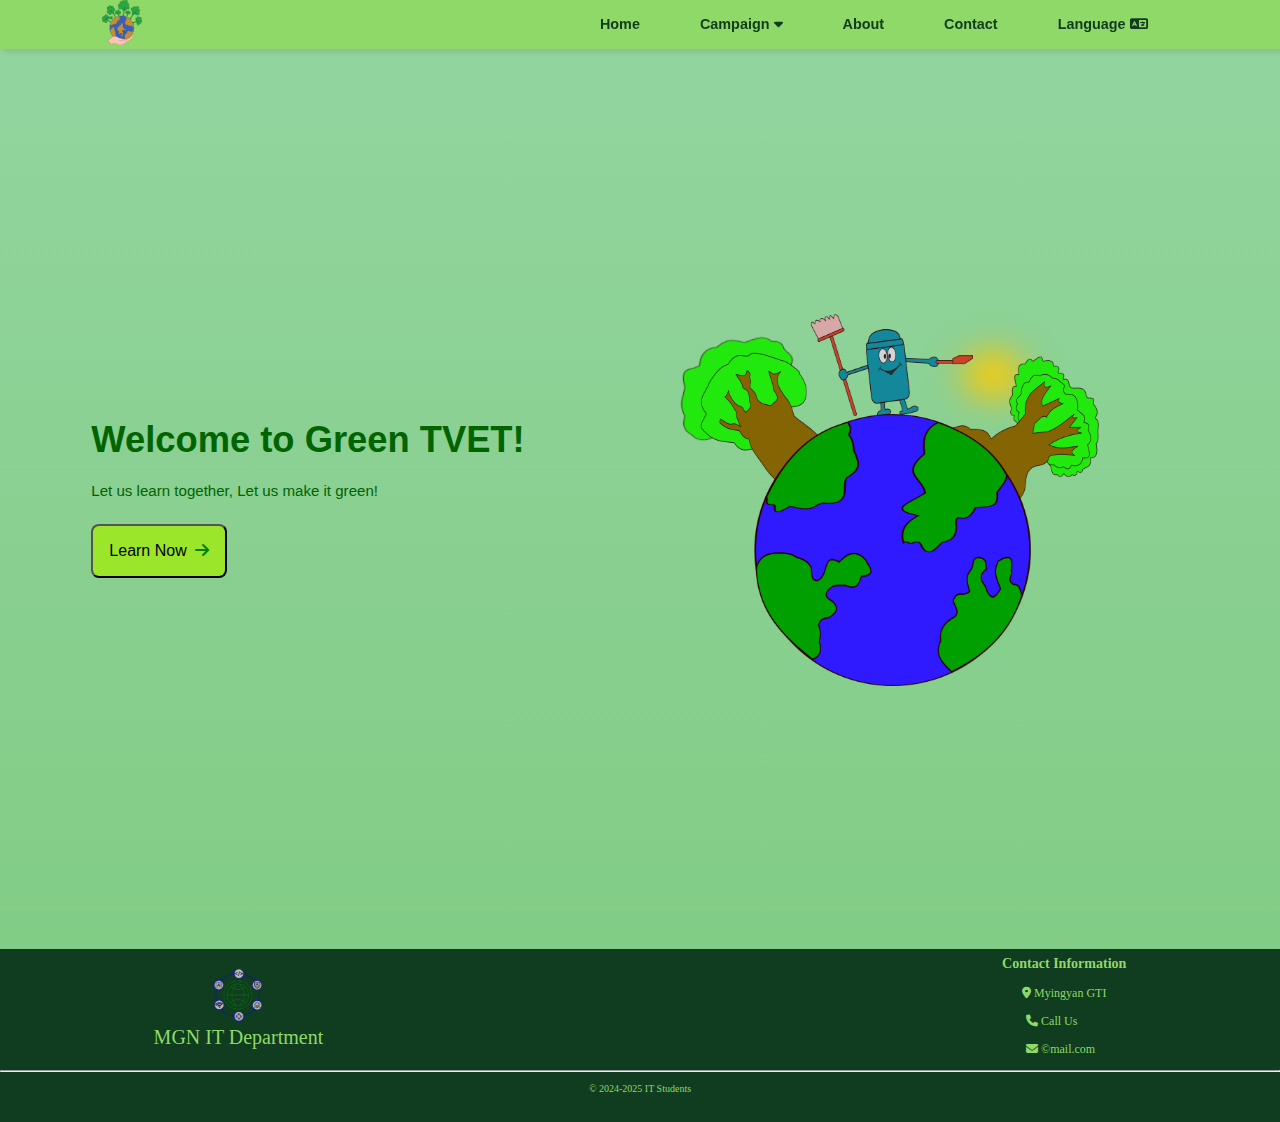
<file: index.html>
<!DOCTYPE html>
<html lang="en">
  <head>
    <meta charset="UTF-8" />
    <meta name="viewport" content="width=device-width, initial-scale=1.0" />
    <link rel="icon" href="images/Green TVET Title log.png" />
    <title>GreenTVET (IT)</title>
    <!-- Css Links -->
    <link rel="stylesheet" href="style.css" />
    <link rel="stylesheet" href="css/header.css" />
    <link rel="stylesheet" href="css/footer.css" />
    <link rel="stylesheet" href="css/home.css" />

    <!-- Scripts -->
    <script src="scripts/button.js" defer></script>
    <script src="scripts/translate.js" defer></script>

    <!-- Google fonts -->
    <link
      rel="stylesheet"
      href="https://cdnjs.cloudflare.com/ajax/libs/font-awesome/6.4.2/css/all.min.css"
    />
  </head>
  <body>
    <nav>
      <div class="logo">
        <a href="index.html">
          <img
            class="logoimg"
            src="images/Green TVET Title log.png"
            alt="GreenTVET"
          />
        </a>
      </div>
      <!-- Mobile Sidebar -->
      <ul class="sidebar">
        <li onclick="hideMenu()">
          <a class="nav-links">
            <img
              src="assets/cancel_24dp_E3E3E3_FILL0_wght400_GRAD0_opsz24.png"
              alt="Close"
            />
          </a>
        </li>
        <li><a class="nav-links" href="index.html">Home</a></li>
        <li class="campaign">
          <a class="nav-links cam-choose" href="#">
            Campaign <i class="fa-solid fa-caret-down"></i>
          </a>
          <ul class="cam-dropdown">
            <li><a href="pages/weekend.html">Weekend Action</a></li>
            <li><a href="pages/it.html">IT</a></li>
            <li><a href="pages/civil.html">Civil</a></li>
            <li><a href="pages/mech.html">Mechanical</a></li>
            <li><a href="pages/ec.html">Electronics</a></li>
            <li><a href="pages/ep.html">Electrical</a></li>
          </ul>
        </li>
        <li><a class="nav-links" href="pages/about.html">About</a></li>
        <li><a class="nav-links" href="pages/contact.html">Contact</a></li>
        <!-- Language -->
        <li class="dropdown">
          <a href="#" class="nav-links lang-option">
            Language <i class="fa-solid fa-language"></i>
          </a>
          <ul class="lang-dropdown">
            <li>
              <a href="#" class="lang-link" data-lang="en">English</a>
            </li>
            <li>
              <a href="#" class="lang-link" data-lang="my">မြန်မာ</a>
            </li>
          </ul>
        </li>
      </ul>

      <ul class="desktop">
        <li><a class="nav-links" href="index.html">Home</a></li>
        <li class="campaign">
          <a class="nav-links cam-choose" href="#">
            Campaign <i class="fa-solid fa-caret-down"></i>
          </a>
          <ul class="cam-dropdown">
            <li><a href="pages/weekend.html">Weekend Action</a></li>
            <li><a href="pages/it.html">IT</a></li>
            <li><a href="pages/civil.html">Civil</a></li>
            <li><a href="pages/mech.html">Mechanical</a></li>
            <li><a href="pages/ec.html">Electronics</a></li>
            <li><a href="pages/ep.html">Electrical</a></li>
          </ul>
        </li>
        <li><a class="nav-links" href="pages/about.html">About</a></li>
        <li><a class="nav-links" href="pages/contact.html">Contact</a></li>
        <!-- Language -->
        <li class="dropdown">
          <a href="#" class="nav-links lang-option"
            >Language <i class="fa-solid fa-language"></i>
          </a>
          <ul class="lang-dropdown">
            <li>
              <a href="#" class="lang-link" data-lang="en">English</a>
            </li>
            <li><a href="#" class="lang-link" data-lang="my">မြန်မာ</a></li>
          </ul>
        </li>
      </ul>
      <div class="menu" onclick="showMenu()">
        <a href="#">
          <img
            class="menu-button"
            src="assets/menu_24dp_E3E3E3_FILL0_wght400_GRAD0_opsz24.png"
            alt="Menu"
          />
        </a>
      </div>
    </nav>

    <main>
      <section class="banner">
        <div class="banner-left">
          <div class="banner-left-text">
            <h1 data-translate="welcome" class="welcome">
              Welcome to Green TVET!
            </h1>
            <p data-translate="description" class="description">
              Let us learn together, Let us make it green!
            </p>
            <a href="pages/visit.html">
              <button data-translate="visit" class="learn-button">
                Learn Now <i class="fa-solid fa-arrow-right"></i>
              </button>
            </a>
          </div>
        </div>
        <div class="banner-right">
          <img
            class="banner-right-img"
            src="images/GTBGI.png"
            alt="Green TVET images"
          />
        </div>
      </section>
    </main>

    <!-- Footer Content -->
    <footer>
      <section class="footer-contents">
        <div class="itlogo">
          <ul>
            <li>
              <a
                href="http://www.gtimyingyan.edu.mm/?page_id=469"
                target="_blank"
                ><img src="images/ITLogoforGT.png" alt="GreenTvet IT logo"
              /></a>
            </li>
            <li>MGN IT Department</li>
          </ul>
        </div>
        <div class="footer-links">
          <h3>Contact Information</h3>
          <ul>
            <li>
              <a
                href="https://maps.app.goo.gl/RTszE7mBRUPK4fZr9"
                target="_blank"
                ><i class="fas fa-map-marker-alt"></i> Myingyan GTI</a
              >
            </li>
            <li>
              <a href="tel:+959797852400"
                ><i class="fa-solid fa-phone"></i> Call Us</a
              >
            </li>
            <li>
              <a href="mailto:itmgn@gmail.com"
                ><i class="fa-solid fa-envelope"></i> &copy;mail.com</a
              >
            </li>
          </ul>
        </div>
      </section>
      <hr />
      <p class="copy-right">
        <small>&copy; 2024-2025 IT Students</small>
      </p>
    </footer>
  </body>
</html>
</file>
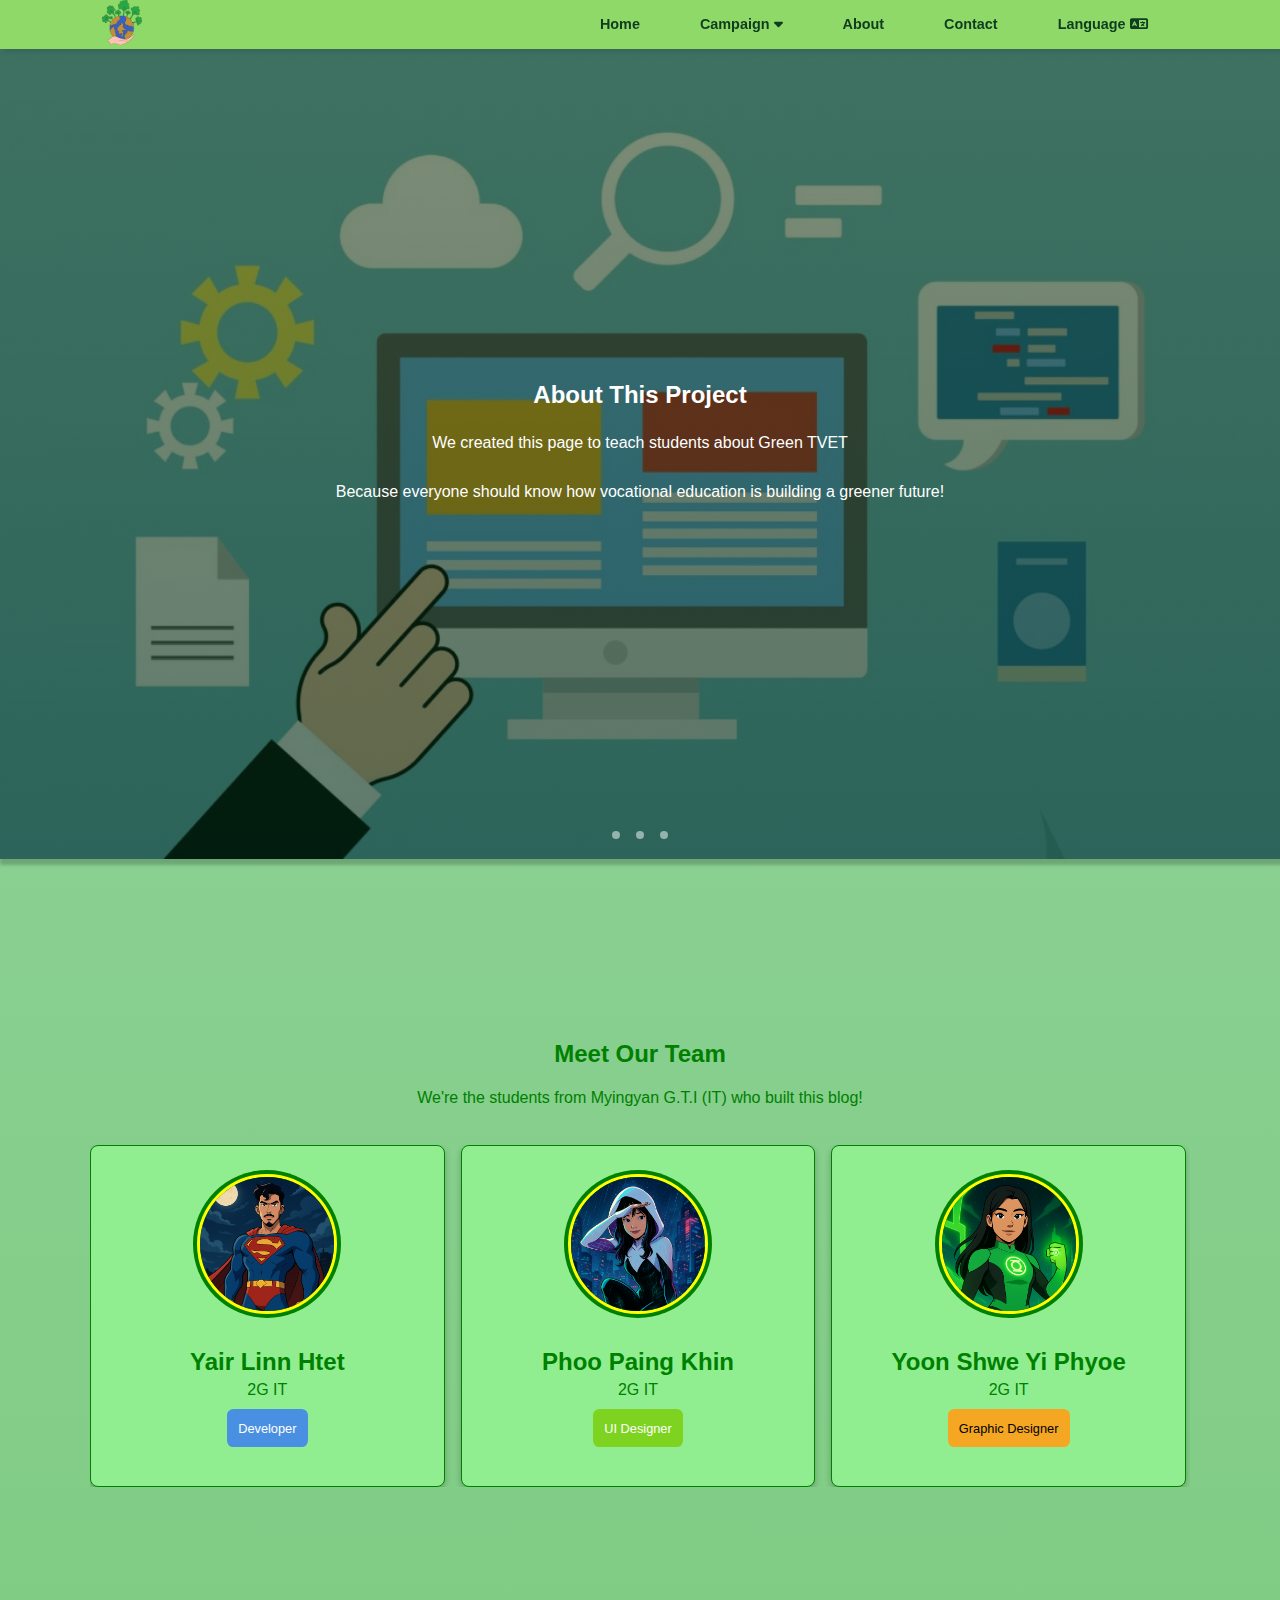
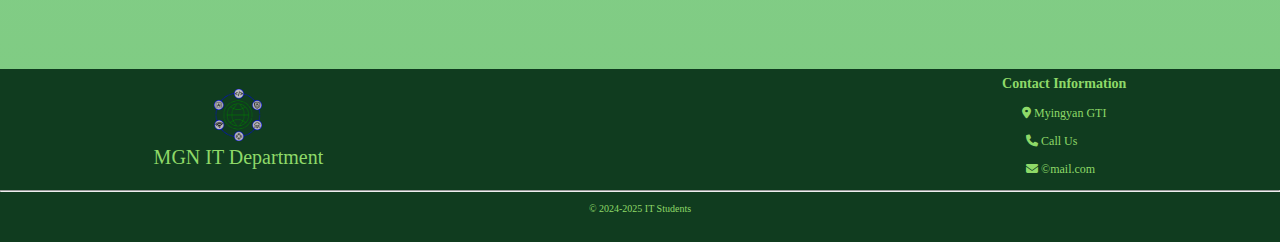
<file: pages/about.html>
<!DOCTYPE html>
<html lang="en">
  <head>
    <meta charset="UTF-8" />
    <meta name="viewport" content="width=device-width, initial-scale=1.0" />
    <link rel="icon" href="../images/Green TVET Title log.png" />
    <title>About Page</title>
    <!-- Css Links -->
    <link rel="stylesheet" href="../style.css" />
    <link rel="stylesheet" href="../css/header.css" />
    <link rel="stylesheet" href="../css/footer.css" />
    <link rel="stylesheet" href="../css/about.css" />
    <link rel="stylesheet" href="../css/profile.css" />

    <!-- Scripts -->
    <script src="../scripts/button.js" defer></script>
    <script src="../scripts/translate.js" defer></script>
    <script src="../scripts/profile.js" defer></script>

    <!-- Google fonts -->
    <link
      rel="stylesheet"
      href="https://cdnjs.cloudflare.com/ajax/libs/font-awesome/6.4.2/css/all.min.css"
    />
  </head>
  <body>
    <nav>
      <div class="logo">
        <a href="../index.html">
          <img
            class="logoimg"
            src="../images/Green TVET Title log.png"
            alt="GreenTVET"
          />
        </a>
      </div>
      <!-- Mobile Sidebar -->
      <ul class="sidebar">
        <li onclick="hideMenu()">
          <a class="nav-links">
            <img
              src="../assets/cancel_24dp_E3E3E3_FILL0_wght400_GRAD0_opsz24.png"
              alt="Close"
            />
          </a>
        </li>
        <li><a class="nav-links" href="../index.html">Home</a></li>
        <li class="campaign">
          <a class="nav-links cam-choose" href="#">
            Campaign <i class="fa-solid fa-caret-down"></i>
          </a>
          <ul class="cam-dropdown">
            <li><a href="../pages/weekend.html">Weekend Action</a></li>
            <li><a href="../pages/it.html">IT</a></li>
            <li><a href="../pages/civil.html">Civil</a></li>
            <li><a href="../pages/mech.html">Mechanical</a></li>
            <li><a href="../pages/ec.html">Electronics</a></li>
            <li><a href="../pages/ep.html">Electrical</a></li>
          </ul>
        </li>
        <li><a class="nav-links" href="../pages/about.html">About</a></li>
        <li><a class="nav-links" href="../pages/contact.html">Contact</a></li>
        <!-- Language -->
        <li class="dropdown">
          <a href="#" class="nav-links lang-option">
            Language <i class="fa-solid fa-language"></i>
          </a>
          <ul class="lang-dropdown">
            <li>
              <a href="#" class="lang-link" data-lang="en">English</a>
            </li>
            <li>
              <a href="#" class="lang-link" data-lang="my">မြန်မာ</a>
            </li>
          </ul>
        </li>
      </ul>

      <ul class="desktop">
        <li><a class="nav-links" href="../index.html">Home</a></li>
        <li class="campaign">
          <a class="nav-links cam-choose" href="#">
            Campaign <i class="fa-solid fa-caret-down"></i>
          </a>
          <ul class="cam-dropdown">
            <li><a href="../pages/weekend.html">Weekend Action</a></li>
            <li><a href="../pages/it.html">IT</a></li>
            <li><a href="../pages/civil.html">Civil</a></li>
            <li><a href="../pages/mech.html">Mechanical</a></li>
            <li><a href="../pages/ec.html">Electronics</a></li>
            <li><a href="../pages/ep.html">Electrical</a></li>
          </ul>
        </li>
        <li><a class="nav-links" href="../pages/about.html">About</a></li>
        <li><a class="nav-links" href="../pages/contact.html">Contact</a></li>
        <!-- Language -->
        <li class="dropdown">
          <a href="#" class="nav-links lang-option"
            >Language <i class="fa-solid fa-language"></i>
          </a>
          <ul class="lang-dropdown">
            <li>
              <a href="#" class="lang-link" data-lang="en">English</a>
            </li>
            <li><a href="#" class="lang-link" data-lang="my">မြန်မာ</a></li>
          </ul>
        </li>
      </ul>
      <div class="menu" onclick="showMenu()">
        <a href="#">
          <img
            class="menu-button"
            src="../assets/menu_24dp_E3E3E3_FILL0_wght400_GRAD0_opsz24.png"
            alt="Menu"
          />
        </a>
      </div>
    </nav>

    <main>
      <section class="about-container">
        <div class="slider-wrapper">
          <div class="slider">
            <div id="slide-1">
              <h2 data-translate="abouth" class="heading">
                About This Project
              </h2>
              <p data-translate="aboutp1" class="description">
                We created this page to teach students about Green TVET
              </p>
              <p data-translate="aboutp2" class="description">
                Because everyone should know how vocational education is
                building a greener future!
              </p>
            </div>
            <div id="slide-2">
              <h2 data-translate="greenh" class="heading">
                Why Green Skills Matter
              </h2>
              <p data-translate="greenp1" class="description">
                We believe that understanding green skills is crucial for the
                future,
              </p>
              <p data-translate="greenp2" class="description">
                both for the environment and for exciting career opportunities.
              </p>
            </div>
            <div id="slide-3">
              <h2 data-translate="subh" class="heading">
                Our Green TVET Journey
              </h2>
              <p data-translate="subp" class="description">
                This blog was created as part of our Web Design class activities
                on campus.
              </p>
            </div>
          </div>
          <div class="slide-nav">
            <a href="#slide-1"></a>
            <a href="#slide-2"></a>
            <a href="#slide-3"></a>
          </div>
        </div>
      </section>

      <section class="meetTeam">
        <div class="team-text">
          <h2 class="meethead" data-translate="teamh">Meet Our Team</h2>
          <p class="meetdes" data-translate="teamp">
            We're the students from Myingyan G.T.I (IT) who built this blog!
          </p>
        </div>
        <div class="wrapper">
          <i id="left" class="fa-solid fa-angle-left arrow"></i>
          <ul class="carousel">
            <!--Person1-->
            <li class="card">
              <div class="img">
                <img
                  src="../profiles/ylh.png"
                  alt="Card profiles"
                  draggable="false"
                />
              </div>
              <h2 class="name">Yair Linn Htet</h2>
              <span class="year">2G IT</span>
              <span class="role developer">Developer</span>
            </li>
            <!--Person2-->
            <li class="card">
              <div class="img">
                <img
                  src="../profiles/ppk.png"
                  alt="Card profiles"
                  draggable="false"
                />
              </div>
              <h2 class="name">Phoo Paing Khin</h2>
              <span class="year">2G IT</span>
              <span class="role uidesigner">UI Designer </span>
            </li>
            <!--Person3-->
            <li class="card">
              <div class="img">
                <img
                  src="../profiles/ysyp.png"
                  alt="Card profiles"
                  draggable="false"
                />
              </div>
              <h2 class="name">Yoon Shwe Yi Phyoe</h2>
              <span class="year">2G IT</span>
              <span class="role graphicdesigner">Graphic Designer</span>
            </li>
            <!--Person4-->
          </ul>
          <i id="right" class="fa-solid fa-angle-right arrow"></i>
        </div>
      </section>
    </main>

    <!-- Footer Content -->
    <footer>
      <section class="footer-contents">
        <div class="itlogo">
          <ul>
            <li>
              <a
                href="http://www.gtimyingyan.edu.mm/?page_id=469"
                target="_blank"
                ><img src="../images/ITLogoforGT.png" alt="GreenTvet IT logo"
              /></a>
            </li>
            <li>MGN IT Department</li>
          </ul>
        </div>
        <div class="footer-links">
          <h3>Contact Information</h3>
          <ul>
            <li>
              <a
                href="https://maps.app.goo.gl/RTszE7mBRUPK4fZr9"
                target="_blank"
                ><i class="fas fa-map-marker-alt"></i> Myingyan GTI</a
              >
            </li>
            <li>
              <a href="tel:+959797852400"
                ><i class="fa-solid fa-phone"></i> Call Us</a
              >
            </li>
            <li>
              <a href="mailto:"
                ><i class="fa-solid fa-envelope"></i> &copy;mail.com</a
              >
            </li>
          </ul>
        </div>
      </section>
      <hr />
      <p class="copy-right">
        <small> &copy; 2024-2025 IT Students </small>
      </p>
    </footer>
  </body>
</html>
</file>
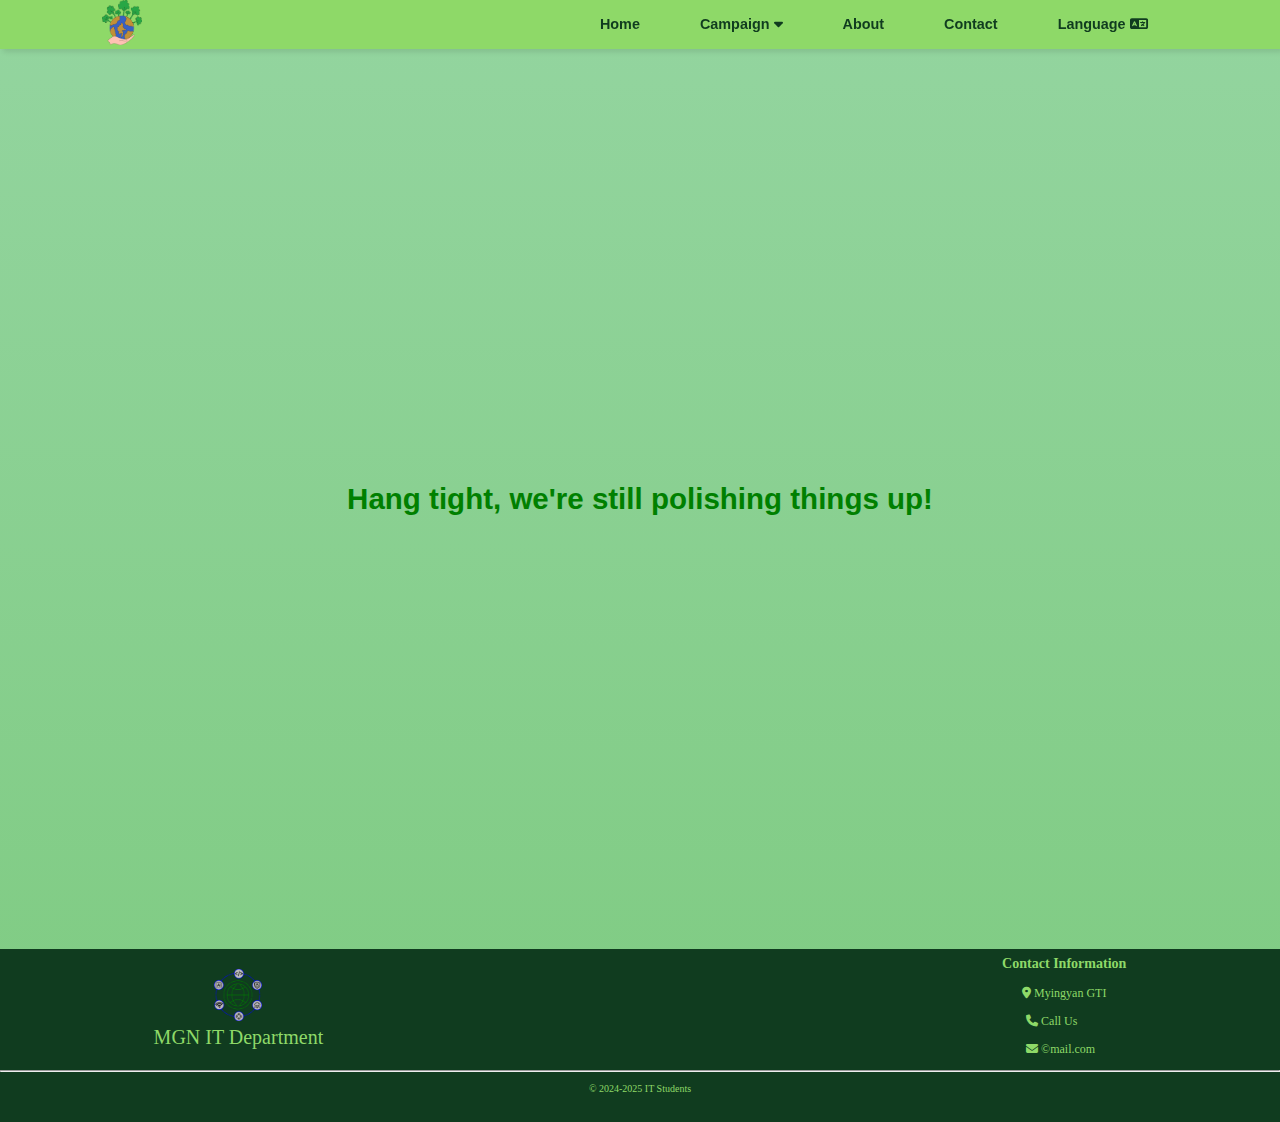
<file: pages/civil.html>
<!DOCTYPE html>
<html lang="en">
  <head>
    <meta charset="UTF-8" />
    <meta name="viewport" content="width=device-width, initial-scale=1.0" />
    <link rel="icon" href="../images/Green TVET Title log.png" />
    <title>Civil Movement</title>
    <!-- Css Links -->
    <link rel="stylesheet" href="../style.css" />
    <link rel="stylesheet" href="../css/header.css" />
    <link rel="stylesheet" href="../css/footer.css" />

    <!-- Scripts -->
    <script src="../scripts/button.js" defer></script>
    <script src="../scripts/translate.js" defer></script>

    <!-- Google fonts -->
    <link
      rel="stylesheet"
      href="https://cdnjs.cloudflare.com/ajax/libs/font-awesome/6.4.2/css/all.min.css"
    />
  </head>
  <body>
    <nav>
      <div class="logo">
        <a href="../index.html">
          <img
            class="logoimg"
            src="../images/Green TVET Title log.png"
            alt="GreenTVET"
          />
        </a>
      </div>
      <!-- Mobile Sidebar -->
      <ul class="sidebar">
        <li onclick="hideMenu()">
          <a class="nav-links">
            <img
              src="../assets/cancel_24dp_E3E3E3_FILL0_wght400_GRAD0_opsz24.png"
              alt="Close"
            />
          </a>
        </li>
        <li><a class="nav-links" href="../index.html">Home</a></li>
        <li class="campaign">
          <a class="nav-links cam-choose" href="#">
            Campaign <i class="fa-solid fa-caret-down"></i>
          </a>
          <ul class="cam-dropdown">
            <li><a href="../pages/weekend.html">Weekend Action</a></li>
            <li><a href="../pages/it.html">IT</a></li>
            <li><a href="../pages/civil.html">Civil</a></li>
            <li><a href="../pages/mech.html">Mechanical</a></li>
            <li><a href="../pages/ec.html">Electronics</a></li>
            <li><a href="../pages/ep.html">Electrical</a></li>
          </ul>
        </li>
        <li><a class="nav-links" href="../pages/about.html">About</a></li>
        <li><a class="nav-links" href="../pages/contact.html">Contact</a></li>
        <!-- Language -->
        <li class="dropdown">
          <a href="#" class="nav-links lang-option">
            Language <i class="fa-solid fa-language"></i>
          </a>
          <ul class="lang-dropdown">
            <li>
              <a href="#" class="lang-link" data-lang="en">English</a>
            </li>
            <li>
              <a href="#" class="lang-link" data-lang="my">မြန်မာ</a>
            </li>
          </ul>
        </li>
      </ul>

      <ul class="desktop">
        <li><a class="nav-links" href="../index.html">Home</a></li>
        <li class="campaign">
          <a class="nav-links cam-choose" href="#">
            Campaign <i class="fa-solid fa-caret-down"></i>
          </a>
          <ul class="cam-dropdown">
            <li><a href="../pages/weekend.html">Weekend Action</a></li>
            <li><a href="../pages/it.html">IT</a></li>
            <li><a href="../pages/civil.html">Civil</a></li>
            <li><a href="../pages/mech.html">Mechanical</a></li>
            <li><a href="../pages/ec.html">Electronics</a></li>
            <li><a href="../pages/ep.html">Electrical</a></li>
          </ul>
        </li>
        <li><a class="nav-links" href="../pages/about.html">About</a></li>
        <li><a class="nav-links" href="../pages/contact.html">Contact</a></li>
        <!-- Language -->
        <li class="dropdown">
          <a href="#" class="nav-links lang-option"
            >Language <i class="fa-solid fa-language"></i>
          </a>
          <ul class="lang-dropdown">
            <li>
              <a href="#" class="lang-link" data-lang="en">English</a>
            </li>
            <li><a href="#" class="lang-link" data-lang="my">မြန်မာ</a></li>
          </ul>
        </li>
      </ul>
      <div class="menu" onclick="showMenu()">
        <a href="#">
          <img
            class="menu-button"
            src="../assets/menu_24dp_E3E3E3_FILL0_wght400_GRAD0_opsz24.png"
            alt="Menu"
          />
        </a>
      </div>
    </nav>

    <main>
      <section class="error">
        <h1>Hang tight, we're still polishing things up!</h1>
      </section>
    </main>

    <!-- Footer Content -->
    <footer id="main-footer">
      <section class="footer-contents">
        <div class="itlogo">
          <ul>
            <li>
              <a
                href="http://www.gtimyingyan.edu.mm/?page_id=469"
                target="_blank"
                ><img src="../images/ITLogoforGT.png" alt="GreenTvet IT logo"
              /></a>
            </li>
            <li>MGN IT Department</li>
          </ul>
        </div>
        <div class="footer-links">
          <h3>Contact Information</h3>
          <ul>
            <li>
              <a
                href="https://maps.app.goo.gl/RTszE7mBRUPK4fZr9"
                target="_blank"
                ><i class="fas fa-map-marker-alt"></i> Myingyan GTI</a
              >
            </li>
            <li>
              <a href="tel:+959797852400"
                ><i class="fa-solid fa-phone"></i> Call Us</a
              >
            </li>
            <li>
              <a href="mailto:"
                ><i class="fa-solid fa-envelope"></i> &copy;mail.com</a
              >
            </li>
          </ul>
        </div>
      </section>
      <hr />
      <p class="copy-right">
        <small> &copy; 2024-2025 IT Students </small>
      </p>
    </footer>
  </body>
</html>
</file>
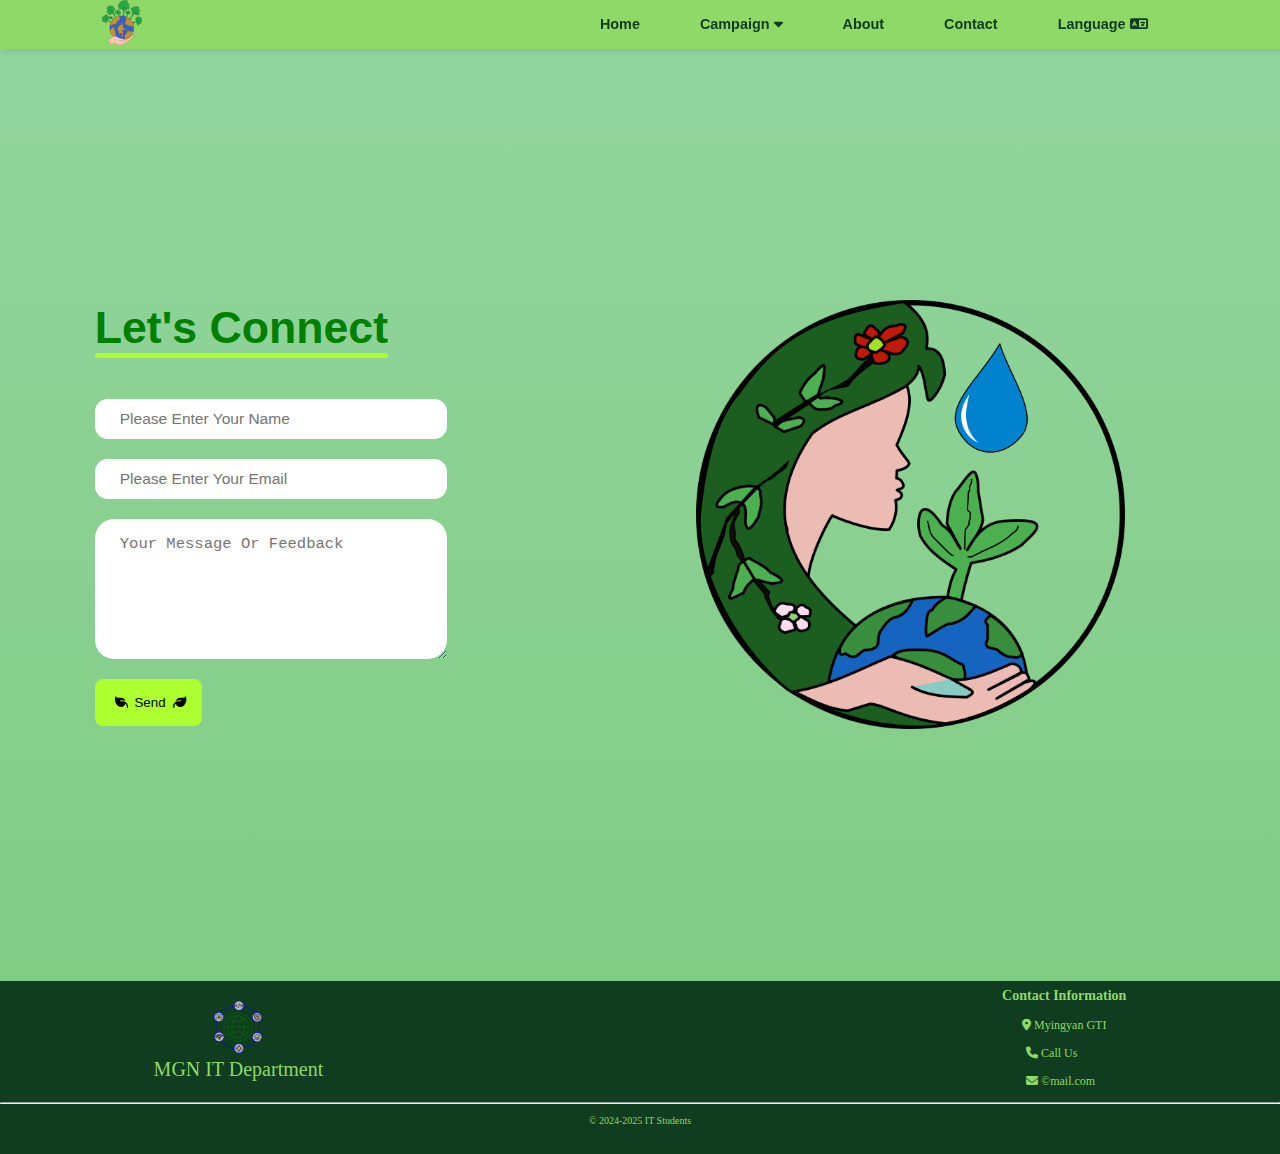
<file: pages/contact.html>
<!DOCTYPE html>
<html lang="en">
  <head>
    <meta charset="UTF-8" />
    <meta name="viewport" content="width=device-width, initial-scale=1.0" />
    <link rel="icon" href="../images/Green TVET Title log.png" />
    <title>Contact US</title>
    <!-- Css Links -->
    <link rel="stylesheet" href="../style.css" />
    <link rel="stylesheet" href="../css/header.css" />
    <link rel="stylesheet" href="../css/footer.css" />
    <link rel="stylesheet" href="../css/contact.css" />

    <!-- Scripts -->
    <script src="../scripts/button.js" defer></script>
    <script src="../scripts/translate.js" defer></script>

    <!-- Google fonts -->
    <link
      rel="stylesheet"
      href="https://cdnjs.cloudflare.com/ajax/libs/font-awesome/6.4.2/css/all.min.css"
    />
  </head>
  <body>
    <nav>
      <div class="logo">
        <a href="../index.html">
          <img
            class="logoimg"
            src="../images/Green TVET Title log.png"
            alt="GreenTVET"
          />
        </a>
      </div>
      <!-- Mobile Sidebar -->
      <ul class="sidebar">
        <li onclick="hideMenu()">
          <a class="nav-links">
            <img
              src="../assets/cancel_24dp_E3E3E3_FILL0_wght400_GRAD0_opsz24.png"
              alt="Close"
            />
          </a>
        </li>
        <li><a class="nav-links" href="../index.html">Home</a></li>
        <li class="campaign">
          <a class="nav-links cam-choose" href="#">
            Campaign <i class="fa-solid fa-caret-down"></i>
          </a>
          <ul class="cam-dropdown">
            <li><a href="../pages/weekend.html">Weekend Action</a></li>
            <li><a href="../pages/it.html">IT</a></li>
            <li><a href="../pages/civil.html">Civil</a></li>
            <li><a href="../pages/mech.html">Mechanical</a></li>
            <li><a href="../pages/ec.html">Electronics</a></li>
            <li><a href="../pages/ep.html">Electrical</a></li>
          </ul>
        </li>
        <li><a class="nav-links" href="../pages/about.html">About</a></li>
        <li><a class="nav-links" href="../pages/contact.html">Contact</a></li>
        <!-- Language -->
        <li class="dropdown">
          <a href="#" class="nav-links lang-option">
            Language <i class="fa-solid fa-language"></i>
          </a>
          <ul class="lang-dropdown">
            <li>
              <a href="#" class="lang-link" data-lang="en">English</a>
            </li>
            <li>
              <a href="#" class="lang-link" data-lang="my">မြန်မာ</a>
            </li>
          </ul>
        </li>
      </ul>

      <ul class="desktop">
        <li><a class="nav-links" href="../index.html">Home</a></li>
        <li class="campaign">
          <a class="nav-links cam-choose" href="#">
            Campaign <i class="fa-solid fa-caret-down"></i>
          </a>
          <ul class="cam-dropdown">
            <li><a href="../pages/weekend.html">Weekend Action</a></li>
            <li><a href="../pages/it.html">IT</a></li>
            <li><a href="../pages/civil.html">Civil</a></li>
            <li><a href="../pages/mech.html">Mechanical</a></li>
            <li><a href="../pages/ec.html">Electronics</a></li>
            <li><a href="../pages/ep.html">Electrical</a></li>
          </ul>
        </li>
        <li><a class="nav-links" href="../pages/about.html">About</a></li>
        <li><a class="nav-links" href="../pages/contact.html">Contact</a></li>
        <!-- Language -->
        <li class="dropdown">
          <a href="#" class="nav-links lang-option"
            >Language <i class="fa-solid fa-language"></i>
          </a>
          <ul class="lang-dropdown">
            <li>
              <a href="#" class="lang-link" data-lang="en">English</a>
            </li>
            <li><a href="#" class="lang-link" data-lang="my">မြန်မာ</a></li>
          </ul>
        </li>
      </ul>
      <div class="menu" onclick="showMenu()">
        <a href="#">
          <img
            class="menu-button"
            src="../assets/menu_24dp_E3E3E3_FILL0_wght400_GRAD0_opsz24.png"
            alt="Menu"
          />
        </a>
      </div>
    </nav>

    <main>
      <section class="contactform">
        <form
          action="https://api.web3forms.com/submit"
          method="POST"
          class="contact-left"
        >
          <div class="contact-left-title">
            <div class="contact-img-mobile">
              <img
                class="contact-img"
                src="../images/GTcontactv3.png"
                alt="Contact Us images"
              />
            </div>
            <h2 data-translate="connect">Let's Connect</h2>
            <hr />
          </div>
          <input
            type="hidden"
            name="access_key"
            value="419b52bc-e719-496d-99ba-603e17edfb2f"
          />
          <input
            type="text"
            name="name"
            placeholder="Please Enter Your Name"
            class="contact-inputs"
            required
          />
          <input
            type="email"
            name="email"
            placeholder="Please Enter Your Email"
            class="contact-inputs"
            required
          />
          <textarea
            name="message"
            placeholder="Your Message Or Feedback"
            class="contact-inputs"
            required
          ></textarea>
          <button class="send-btn">
            <i class="fa-solid fa-leaf right"></i>
            Send
            <i class="fa-solid fa-leaf left"></i>
          </button>
        </form>
        <div class="contact-right">
          <img src="../images/GTcontactv3.png" alt="Contact Us Page Images" />
        </div>
      </section>
    </main>

    <!-- Footer Content -->
    <footer id="main-footer">
      <section class="footer-contents">
        <div class="itlogo">
          <ul>
            <li>
              <a
                href="http://www.gtimyingyan.edu.mm/?page_id=469"
                target="_blank"
                ><img src="../images/ITLogoforGT.png" alt="GreenTvet IT logo"
              /></a>
            </li>
            <li>MGN IT Department</li>
          </ul>
        </div>
        <div class="footer-links">
          <h3>Contact Information</h3>
          <ul>
            <li>
              <a
                href="https://maps.app.goo.gl/RTszE7mBRUPK4fZr9"
                target="_blank"
                ><i class="fas fa-map-marker-alt"></i> Myingyan GTI</a
              >
            </li>
            <li>
              <a href="tel:+959797852400"
                ><i class="fa-solid fa-phone"></i> Call Us</a
              >
            </li>
            <li>
              <a href="mailto:"
                ><i class="fa-solid fa-envelope"></i> &copy;mail.com</a
              >
            </li>
          </ul>
        </div>
      </section>
      <hr />
      <p class="copy-right">
        <small> &copy; 2024-2025 IT Students </small>
      </p>
    </footer>
  </body>
</html>
</file>
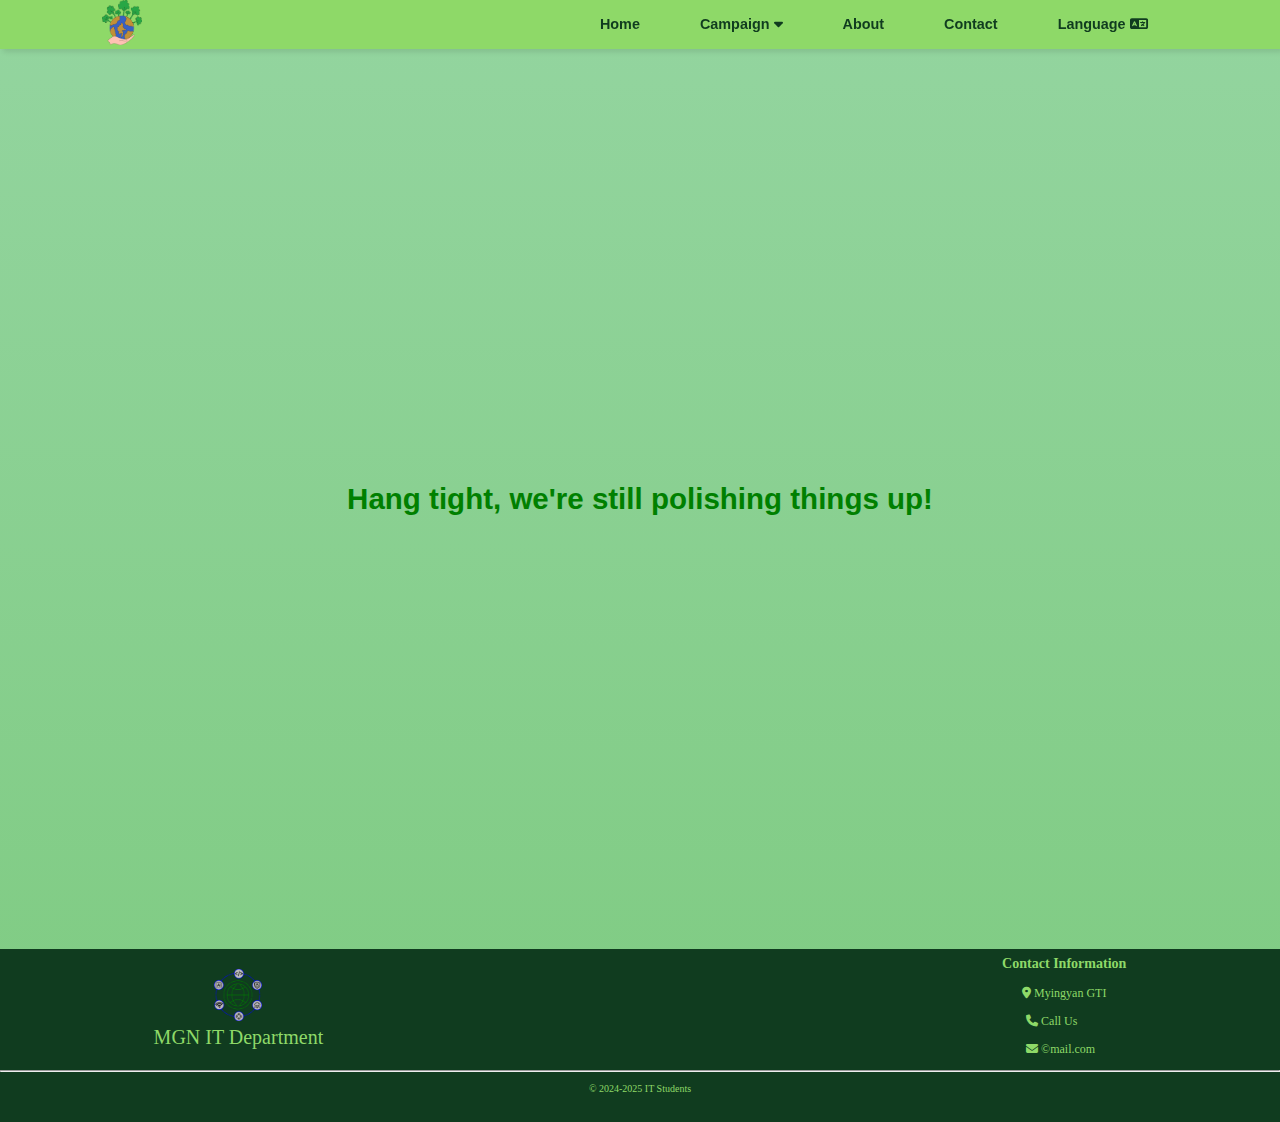
<file: pages/ec.html>
<!DOCTYPE html>
<html lang="en">
  <head>
    <meta charset="UTF-8" />
    <meta name="viewport" content="width=device-width, initial-scale=1.0" />
    <link rel="icon" href="../images/Green TVET Title log.png" />
    <title>EC Movement</title>
    <!-- Css Links -->
    <link rel="stylesheet" href="../style.css" />
    <link rel="stylesheet" href="../css/header.css" />
    <link rel="stylesheet" href="../css/footer.css" />

    <!-- Scripts -->
    <script src="../scripts/button.js" defer></script>
    <script src="../scripts/translate.js" defer></script>

    <!-- Google fonts -->
    <link
      rel="stylesheet"
      href="https://cdnjs.cloudflare.com/ajax/libs/font-awesome/6.4.2/css/all.min.css"
    />
  </head>
  <body>
    <nav>
      <div class="logo">
        <a href="../index.html">
          <img
            class="logoimg"
            src="../images/Green TVET Title log.png"
            alt="GreenTVET"
          />
        </a>
      </div>
      <!-- Mobile Sidebar -->
      <ul class="sidebar">
        <li onclick="hideMenu()">
          <a class="nav-links">
            <img
              src="../assets/cancel_24dp_E3E3E3_FILL0_wght400_GRAD0_opsz24.png"
              alt="Close"
            />
          </a>
        </li>
        <li><a class="nav-links" href="../index.html">Home</a></li>
        <li class="campaign">
          <a class="nav-links cam-choose" href="#">
            Campaign <i class="fa-solid fa-caret-down"></i>
          </a>
          <ul class="cam-dropdown">
            <li><a href="../pages/weekend.html">Weekend Action</a></li>
            <li><a href="../pages/it.html">IT</a></li>
            <li><a href="../pages/civil.html">Civil</a></li>
            <li><a href="../pages/mech.html">Mechanical</a></li>
            <li><a href="../pages/ec.html">Electronics</a></li>
            <li><a href="../pages/ep.html">Electrical</a></li>
          </ul>
        </li>
        <li><a class="nav-links" href="../pages/about.html">About</a></li>
        <li><a class="nav-links" href="../pages/contact.html">Contact</a></li>
        <!-- Language -->
        <li class="dropdown">
          <a href="#" class="nav-links lang-option">
            Language <i class="fa-solid fa-language"></i>
          </a>
          <ul class="lang-dropdown">
            <li>
              <a href="#" class="lang-link" data-lang="en">English</a>
            </li>
            <li>
              <a href="#" class="lang-link" data-lang="my">မြန်မာ</a>
            </li>
          </ul>
        </li>
      </ul>

      <ul class="desktop">
        <li><a class="nav-links" href="../index.html">Home</a></li>
        <li class="campaign">
          <a class="nav-links cam-choose" href="#">
            Campaign <i class="fa-solid fa-caret-down"></i>
          </a>
          <ul class="cam-dropdown">
            <li><a href="../pages/weekend.html">Weekend Action</a></li>
            <li><a href="../pages/it.html">IT</a></li>
            <li><a href="../pages/civil.html">Civil</a></li>
            <li><a href="../pages/mech.html">Mechanical</a></li>
            <li><a href="../pages/ec.html">Electronics</a></li>
            <li><a href="../pages/ep.html">Electrical</a></li>
          </ul>
        </li>
        <li><a class="nav-links" href="../pages/about.html">About</a></li>
        <li><a class="nav-links" href="../pages/contact.html">Contact</a></li>
        <!-- Language -->
        <li class="dropdown">
          <a href="#" class="nav-links lang-option"
            >Language <i class="fa-solid fa-language"></i>
          </a>
          <ul class="lang-dropdown">
            <li>
              <a href="#" class="lang-link" data-lang="en">English</a>
            </li>
            <li><a href="#" class="lang-link" data-lang="my">မြန်မာ</a></li>
          </ul>
        </li>
      </ul>
      <div class="menu" onclick="showMenu()">
        <a href="#">
          <img
            class="menu-button"
            src="../assets/menu_24dp_E3E3E3_FILL0_wght400_GRAD0_opsz24.png"
            alt="Menu"
          />
        </a>
      </div>
    </nav>

    <main>
      <section class="error">
        <h1>Hang tight, we're still polishing things up!</h1>
      </section>
    </main>

    <!-- Footer Content -->
    <footer id="main-footer">
      <section class="footer-contents">
        <div class="itlogo">
          <ul>
            <li>
              <a
                href="http://www.gtimyingyan.edu.mm/?page_id=469"
                target="_blank"
                ><img src="../images/ITLogoforGT.png" alt="GreenTvet IT logo"
              /></a>
            </li>
            <li>MGN IT Department</li>
          </ul>
        </div>
        <div class="footer-links">
          <h3>Contact Information</h3>
          <ul>
            <li>
              <a
                href="https://maps.app.goo.gl/RTszE7mBRUPK4fZr9"
                target="_blank"
                ><i class="fas fa-map-marker-alt"></i> Myingyan GTI</a
              >
            </li>
            <li>
              <a href="tel:+959797852400"
                ><i class="fa-solid fa-phone"></i> Call Us</a
              >
            </li>
            <li>
              <a href="mailto:"
                ><i class="fa-solid fa-envelope"></i> &copy;mail.com</a
              >
            </li>
          </ul>
        </div>
      </section>
      <hr />
      <p class="copy-right">
        <small> &copy; 2024-2025 IT Students </small>
      </p>
    </footer>
  </body>
</html>
</file>
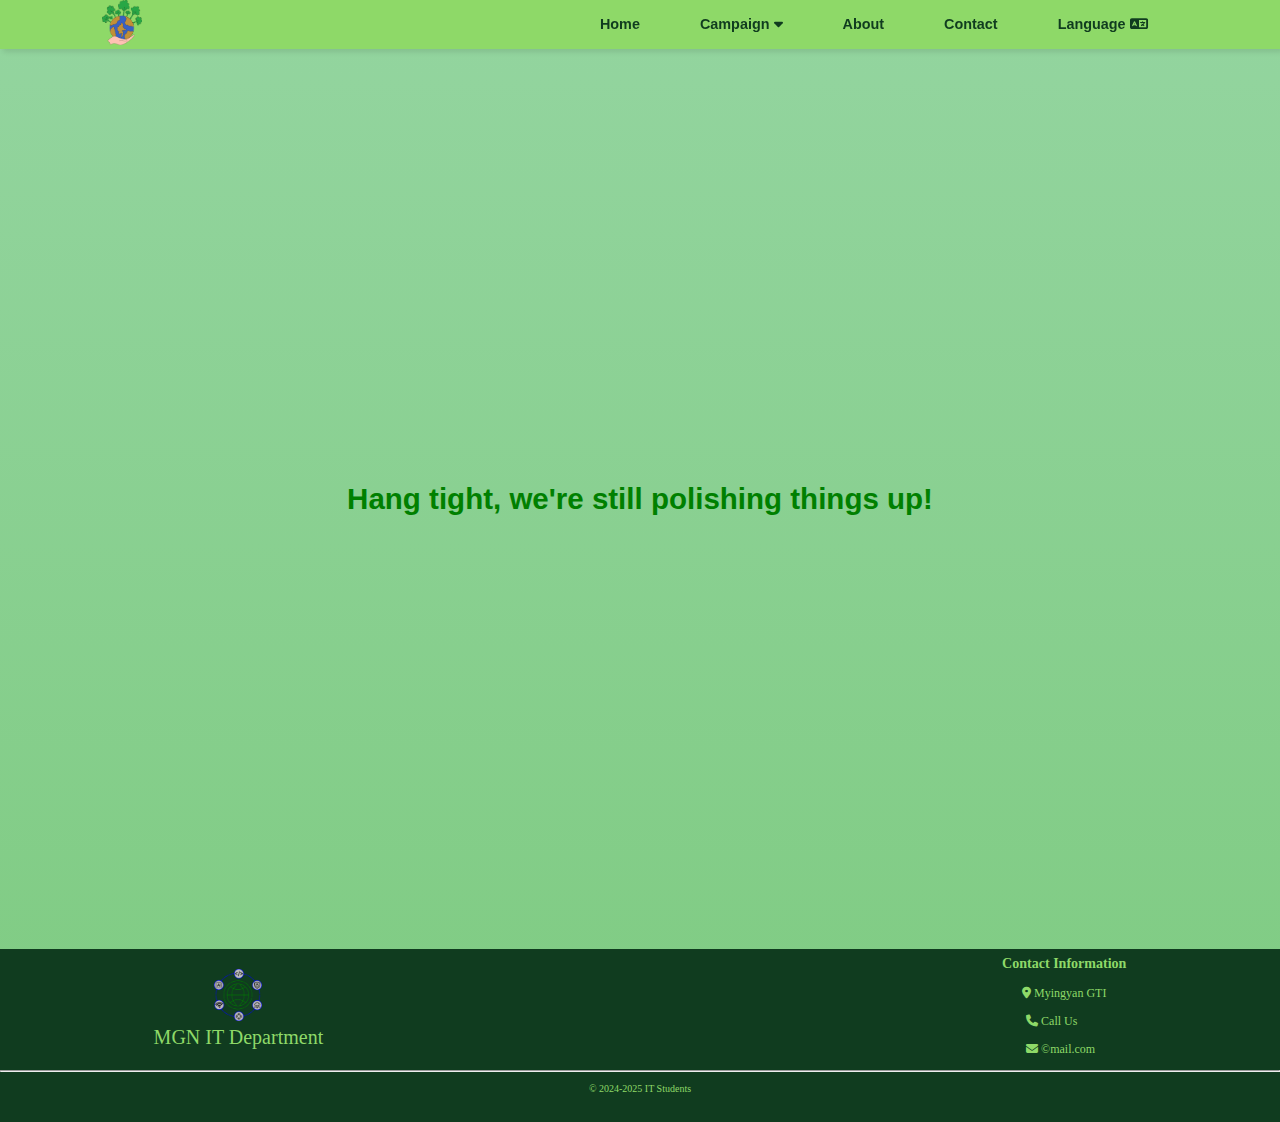
<file: pages/ep.html>
<!DOCTYPE html>
<html lang="en">
  <head>
    <meta charset="UTF-8" />
    <meta name="viewport" content="width=device-width, initial-scale=1.0" />
    <link rel="icon" href="../images/Green TVET Title log.png" />
    <title>EP Movement</title>
    <!-- Css Links -->
    <link rel="stylesheet" href="../style.css" />
    <link rel="stylesheet" href="../css/header.css" />
    <link rel="stylesheet" href="../css/footer.css" />

    <!-- Scripts -->
    <script src="../scripts/button.js" defer></script>
    <script src="../scripts/translate.js" defer></script>

    <!-- Google fonts -->
    <link
      rel="stylesheet"
      href="https://cdnjs.cloudflare.com/ajax/libs/font-awesome/6.4.2/css/all.min.css"
    />
  </head>
  <body>
    <nav>
      <div class="logo">
        <a href="../index.html">
          <img
            class="logoimg"
            src="../images/Green TVET Title log.png"
            alt="GreenTVET"
          />
        </a>
      </div>
      <!-- Mobile Sidebar -->
      <ul class="sidebar">
        <li onclick="hideMenu()">
          <a class="nav-links">
            <img
              src="../assets/cancel_24dp_E3E3E3_FILL0_wght400_GRAD0_opsz24.png"
              alt="Close"
            />
          </a>
        </li>
        <li><a class="nav-links" href="../index.html">Home</a></li>
        <li class="campaign">
          <a class="nav-links cam-choose" href="#">
            Campaign <i class="fa-solid fa-caret-down"></i>
          </a>
          <ul class="cam-dropdown">
            <li><a href="../pages/weekend.html">Weekend Action</a></li>
            <li><a href="../pages/it.html">IT</a></li>
            <li><a href="../pages/civil.html">Civil</a></li>
            <li><a href="../pages/mech.html">Mechanical</a></li>
            <li><a href="../pages/ec.html">Electronics</a></li>
            <li><a href="../pages/ep.html">Electrical</a></li>
          </ul>
        </li>
        <li><a class="nav-links" href="../pages/about.html">About</a></li>
        <li><a class="nav-links" href="../pages/contact.html">Contact</a></li>
        <!-- Language -->
        <li class="dropdown">
          <a href="#" class="nav-links lang-option">
            Language <i class="fa-solid fa-language"></i>
          </a>
          <ul class="lang-dropdown">
            <li>
              <a href="#" class="lang-link" data-lang="en">English</a>
            </li>
            <li>
              <a href="#" class="lang-link" data-lang="my">မြန်မာ</a>
            </li>
          </ul>
        </li>
      </ul>

      <ul class="desktop">
        <li><a class="nav-links" href="../index.html">Home</a></li>
        <li class="campaign">
          <a class="nav-links cam-choose" href="#">
            Campaign <i class="fa-solid fa-caret-down"></i>
          </a>
          <ul class="cam-dropdown">
            <li><a href="../pages/weekend.html">Weekend Action</a></li>
            <li><a href="../pages/it.html">IT</a></li>
            <li><a href="../pages/civil.html">Civil</a></li>
            <li><a href="../pages/mech.html">Mechanical</a></li>
            <li><a href="../pages/ec.html">Electronics</a></li>
            <li><a href="../pages/ep.html">Electrical</a></li>
          </ul>
        </li>
        <li><a class="nav-links" href="../pages/about.html">About</a></li>
        <li><a class="nav-links" href="../pages/contact.html">Contact</a></li>
        <!-- Language -->
        <li class="dropdown">
          <a href="#" class="nav-links lang-option"
            >Language <i class="fa-solid fa-language"></i>
          </a>
          <ul class="lang-dropdown">
            <li>
              <a href="#" class="lang-link" data-lang="en">English</a>
            </li>
            <li><a href="#" class="lang-link" data-lang="my">မြန်မာ</a></li>
          </ul>
        </li>
      </ul>
      <div class="menu" onclick="showMenu()">
        <a href="#">
          <img
            class="menu-button"
            src="../assets/menu_24dp_E3E3E3_FILL0_wght400_GRAD0_opsz24.png"
            alt="Menu"
          />
        </a>
      </div>
    </nav>

    <main>
      <section class="error">
        <h1>Hang tight, we're still polishing things up!</h1>
      </section>
    </main>

    <!-- Footer Content -->
    <footer id="main-footer">
      <section class="footer-contents">
        <div class="itlogo">
          <ul>
            <li>
              <a
                href="http://www.gtimyingyan.edu.mm/?page_id=469"
                target="_blank"
                ><img src="../images/ITLogoforGT.png" alt="GreenTvet IT logo"
              /></a>
            </li>
            <li>MGN IT Department</li>
          </ul>
        </div>
        <div class="footer-links">
          <h3>Contact Information</h3>
          <ul>
            <li>
              <a
                href="https://maps.app.goo.gl/RTszE7mBRUPK4fZr9"
                target="_blank"
                ><i class="fas fa-map-marker-alt"></i> Myingyan GTI</a
              >
            </li>
            <li>
              <a href="tel:+959797852400"
                ><i class="fa-solid fa-phone"></i> Call Us</a
              >
            </li>
            <li>
              <a href="mailto:"
                ><i class="fa-solid fa-envelope"></i> &copy;mail.com</a
              >
            </li>
          </ul>
        </div>
      </section>
      <hr />
      <p class="copy-right">
        <small> &copy; 2024-2025 IT Students </small>
      </p>
    </footer>
  </body>
</html>
</file>
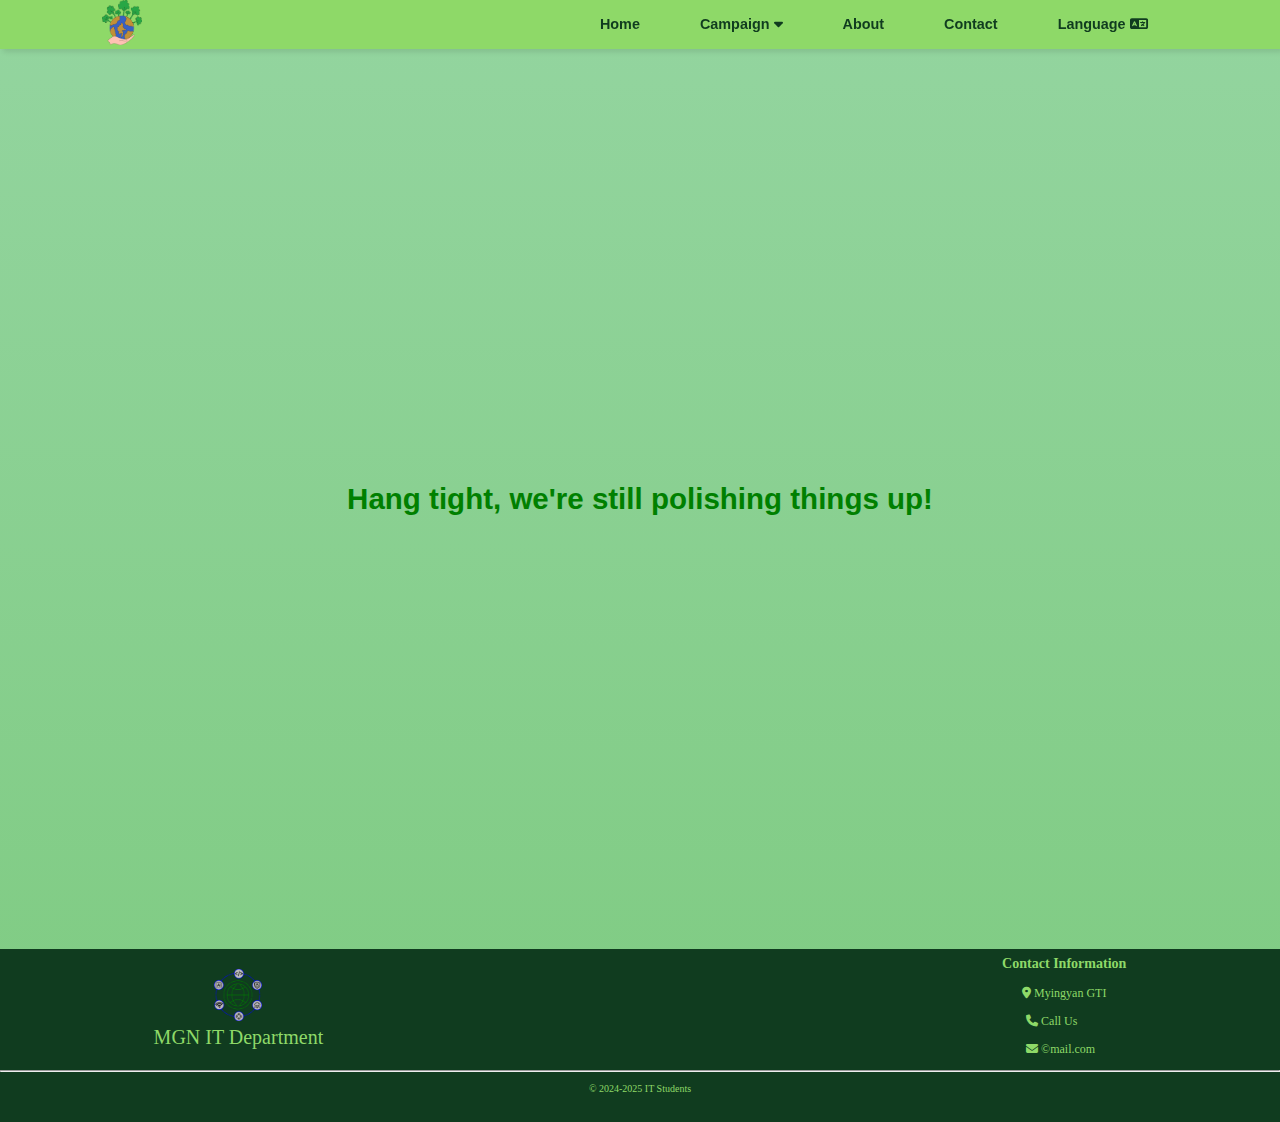
<file: pages/it.html>
<!DOCTYPE html>
<html lang="en">
  <head>
    <meta charset="UTF-8" />
    <meta name="viewport" content="width=device-width, initial-scale=1.0" />
    <link rel="icon" href="../images/Green TVET Title log.png" />
    <title>IT Movement</title>
    <!-- Css Links -->
    <link rel="stylesheet" href="../style.css" />
    <link rel="stylesheet" href="../css/header.css" />
    <link rel="stylesheet" href="../css/footer.css" />

    <!-- Scripts -->
    <script src="../scripts/button.js" defer></script>
    <script src="../scripts/translate.js" defer></script>

    <!-- Google fonts -->
    <link
      rel="stylesheet"
      href="https://cdnjs.cloudflare.com/ajax/libs/font-awesome/6.4.2/css/all.min.css"
    />
  </head>
  <body>
    <nav>
      <div class="logo">
        <a href="../index.html">
          <img
            class="logoimg"
            src="../images/Green TVET Title log.png"
            alt="GreenTVET"
          />
        </a>
      </div>
      <!-- Mobile Sidebar -->
      <ul class="sidebar">
        <li onclick="hideMenu()">
          <a class="nav-links">
            <img
              src="../assets/cancel_24dp_E3E3E3_FILL0_wght400_GRAD0_opsz24.png"
              alt="Close"
            />
          </a>
        </li>
        <li><a class="nav-links" href="../index.html">Home</a></li>
        <li class="campaign">
          <a class="nav-links cam-choose" href="#">
            Campaign <i class="fa-solid fa-caret-down"></i>
          </a>
          <ul class="cam-dropdown">
            <li><a href="../pages/weekend.html">Weekend Action</a></li>
            <li><a href="../pages/it.html">IT</a></li>
            <li><a href="../pages/civil.html">Civil</a></li>
            <li><a href="../pages/mech.html">Mechanical</a></li>
            <li><a href="../pages/ec.html">Electronics</a></li>
            <li><a href="../pages/ep.html">Electrical</a></li>
          </ul>
        </li>
        <li><a class="nav-links" href="../pages/about.html">About</a></li>
        <li><a class="nav-links" href="../pages/contact.html">Contact</a></li>
        <!-- Language -->
        <li class="dropdown">
          <a href="#" class="nav-links lang-option">
            Language <i class="fa-solid fa-language"></i>
          </a>
          <ul class="lang-dropdown">
            <li>
              <a href="#" class="lang-link" data-lang="en">English</a>
            </li>
            <li>
              <a href="#" class="lang-link" data-lang="my">မြန်မာ</a>
            </li>
          </ul>
        </li>
      </ul>

      <ul class="desktop">
        <li><a class="nav-links" href="../index.html">Home</a></li>
        <li class="campaign">
          <a class="nav-links cam-choose" href="#">
            Campaign <i class="fa-solid fa-caret-down"></i>
          </a>
          <ul class="cam-dropdown">
            <li><a href="../pages/weekend.html">Weekend Action</a></li>
            <li><a href="../pages/it.html">IT</a></li>
            <li><a href="../pages/civil.html">Civil</a></li>
            <li><a href="../pages/mech.html">Mechanical</a></li>
            <li><a href="../pages/ec.html">Electronics</a></li>
            <li><a href="../pages/ep.html">Electrical</a></li>
          </ul>
        </li>
        <li><a class="nav-links" href="../pages/about.html">About</a></li>
        <li><a class="nav-links" href="../pages/contact.html">Contact</a></li>
        <!-- Language -->
        <li class="dropdown">
          <a href="#" class="nav-links lang-option"
            >Language <i class="fa-solid fa-language"></i>
          </a>
          <ul class="lang-dropdown">
            <li>
              <a href="#" class="lang-link" data-lang="en">English</a>
            </li>
            <li><a href="#" class="lang-link" data-lang="my">မြန်မာ</a></li>
          </ul>
        </li>
      </ul>
      <div class="menu" onclick="showMenu()">
        <a href="#">
          <img
            class="menu-button"
            src="../assets/menu_24dp_E3E3E3_FILL0_wght400_GRAD0_opsz24.png"
            alt="Menu"
          />
        </a>
      </div>
    </nav>

    <main>
      <section class="error">
        <h1>Hang tight, we're still polishing things up!</h1>
      </section>
    </main>

    <!-- Footer Content -->
    <footer id="main-footer">
      <section class="footer-contents">
        <div class="itlogo">
          <ul>
            <li>
              <a
                href="http://www.gtimyingyan.edu.mm/?page_id=469"
                target="_blank"
                ><img src="../images/ITLogoforGT.png" alt="GreenTvet IT logo"
              /></a>
            </li>
            <li>MGN IT Department</li>
          </ul>
        </div>
        <div class="footer-links">
          <h3>Contact Information</h3>
          <ul>
            <li>
              <a
                href="https://maps.app.goo.gl/RTszE7mBRUPK4fZr9"
                target="_blank"
                ><i class="fas fa-map-marker-alt"></i> Myingyan GTI</a
              >
            </li>
            <li>
              <a href="tel:+959797852400"
                ><i class="fa-solid fa-phone"></i> Call Us</a
              >
            </li>
            <li>
              <a href="mailto:"
                ><i class="fa-solid fa-envelope"></i> &copy;mail.com</a
              >
            </li>
          </ul>
        </div>
      </section>
      <hr />
      <p class="copy-right">
        <small> &copy; 2024-2025 IT Students </small>
      </p>
    </footer>
  </body>
</html>
</file>
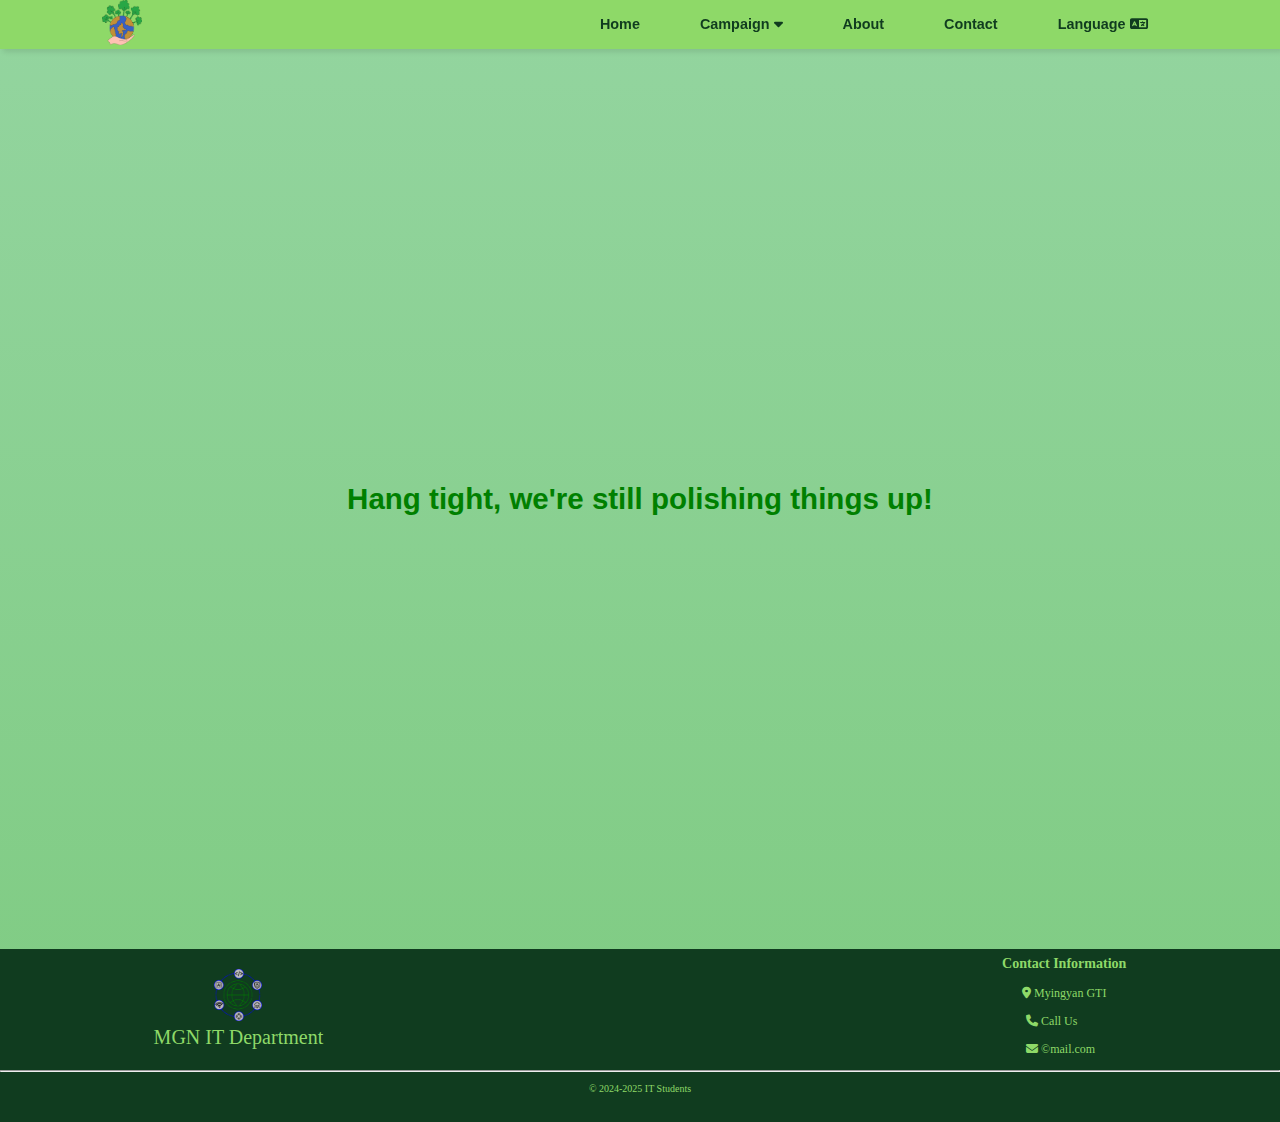
<file: pages/mech.html>
<!DOCTYPE html>
<html lang="en">
  <head>
    <meta charset="UTF-8" />
    <meta name="viewport" content="width=device-width, initial-scale=1.0" />
    <link rel="icon" href="../images/Green TVET Title log.png" />
    <title>Mech Movement</title>
    <!-- Css Links -->
    <link rel="stylesheet" href="../style.css" />
    <link rel="stylesheet" href="../css/header.css" />
    <link rel="stylesheet" href="../css/footer.css" />

    <!-- Scripts -->
    <script src="../scripts/button.js" defer></script>
    <script src="../scripts/translate.js" defer></script>

    <!-- Google fonts -->
    <link
      rel="stylesheet"
      href="https://cdnjs.cloudflare.com/ajax/libs/font-awesome/6.4.2/css/all.min.css"
    />
  </head>
  <body>
    <nav>
      <div class="logo">
        <a href="../index.html">
          <img
            class="logoimg"
            src="../images/Green TVET Title log.png"
            alt="GreenTVET"
          />
        </a>
      </div>
      <!-- Mobile Sidebar -->
      <ul class="sidebar">
        <li onclick="hideMenu()">
          <a class="nav-links">
            <img
              src="../assets/cancel_24dp_E3E3E3_FILL0_wght400_GRAD0_opsz24.png"
              alt="Close"
            />
          </a>
        </li>
        <li><a class="nav-links" href="../index.html">Home</a></li>
        <li class="campaign">
          <a class="nav-links cam-choose" href="#">
            Campaign <i class="fa-solid fa-caret-down"></i>
          </a>
          <ul class="cam-dropdown">
            <li><a href="../pages/weekend.html">Weekend Action</a></li>
            <li><a href="../pages/it.html">IT</a></li>
            <li><a href="../pages/civil.html">Civil</a></li>
            <li><a href="../pages/mech.html">Mechanical</a></li>
            <li><a href="../pages/ec.html">Electronics</a></li>
            <li><a href="../pages/ep.html">Electrical</a></li>
          </ul>
        </li>
        <li><a class="nav-links" href="../pages/about.html">About</a></li>
        <li><a class="nav-links" href="../pages/contact.html">Contact</a></li>
        <!-- Language -->
        <li class="dropdown">
          <a href="#" class="nav-links lang-option">
            Language <i class="fa-solid fa-language"></i>
          </a>
          <ul class="lang-dropdown">
            <li>
              <a href="#" class="lang-link" data-lang="en">English</a>
            </li>
            <li>
              <a href="#" class="lang-link" data-lang="my">မြန်မာ</a>
            </li>
          </ul>
        </li>
      </ul>

      <ul class="desktop">
        <li><a class="nav-links" href="../index.html">Home</a></li>
        <li class="campaign">
          <a class="nav-links cam-choose" href="#">
            Campaign <i class="fa-solid fa-caret-down"></i>
          </a>
          <ul class="cam-dropdown">
            <li><a href="../pages/weekend.html">Weekend Action</a></li>
            <li><a href="../pages/it.html">IT</a></li>
            <li><a href="../pages/civil.html">Civil</a></li>
            <li><a href="../pages/mech.html">Mechanical</a></li>
            <li><a href="../pages/ec.html">Electronics</a></li>
            <li><a href="../pages/ep.html">Electrical</a></li>
          </ul>
        </li>
        <li><a class="nav-links" href="../pages/about.html">About</a></li>
        <li><a class="nav-links" href="../pages/contact.html">Contact</a></li>
        <!-- Language -->
        <li class="dropdown">
          <a href="#" class="nav-links lang-option"
            >Language <i class="fa-solid fa-language"></i>
          </a>
          <ul class="lang-dropdown">
            <li>
              <a href="#" class="lang-link" data-lang="en">English</a>
            </li>
            <li><a href="#" class="lang-link" data-lang="my">မြန်မာ</a></li>
          </ul>
        </li>
      </ul>
      <div class="menu" onclick="showMenu()">
        <a href="#">
          <img
            class="menu-button"
            src="../assets/menu_24dp_E3E3E3_FILL0_wght400_GRAD0_opsz24.png"
            alt="Menu"
          />
        </a>
      </div>
    </nav>

    <main>
      <section class="error">
        <h1>Hang tight, we're still polishing things up!</h1>
      </section>
    </main>

    <!-- Footer Content -->
    <footer id="main-footer">
      <section class="footer-contents">
        <div class="itlogo">
          <ul>
            <li>
              <a
                href="http://www.gtimyingyan.edu.mm/?page_id=469"
                target="_blank"
                ><img src="../images/ITLogoforGT.png" alt="GreenTvet IT logo"
              /></a>
            </li>
            <li>MGN IT Department</li>
          </ul>
        </div>
        <div class="footer-links">
          <h3>Contact Information</h3>
          <ul>
            <li>
              <a
                href="https://maps.app.goo.gl/RTszE7mBRUPK4fZr9"
                target="_blank"
                ><i class="fas fa-map-marker-alt"></i> Myingyan GTI</a
              >
            </li>
            <li>
              <a href="tel:+959797852400"
                ><i class="fa-solid fa-phone"></i> Call Us</a
              >
            </li>
            <li>
              <a href="mailto:"
                ><i class="fa-solid fa-envelope"></i> &copy;mail.com</a
              >
            </li>
          </ul>
        </div>
      </section>
      <hr />
      <p class="copy-right">
        <small> &copy; 2024-2025 IT Students </small>
      </p>
    </footer>
  </body>
</html>
</file>
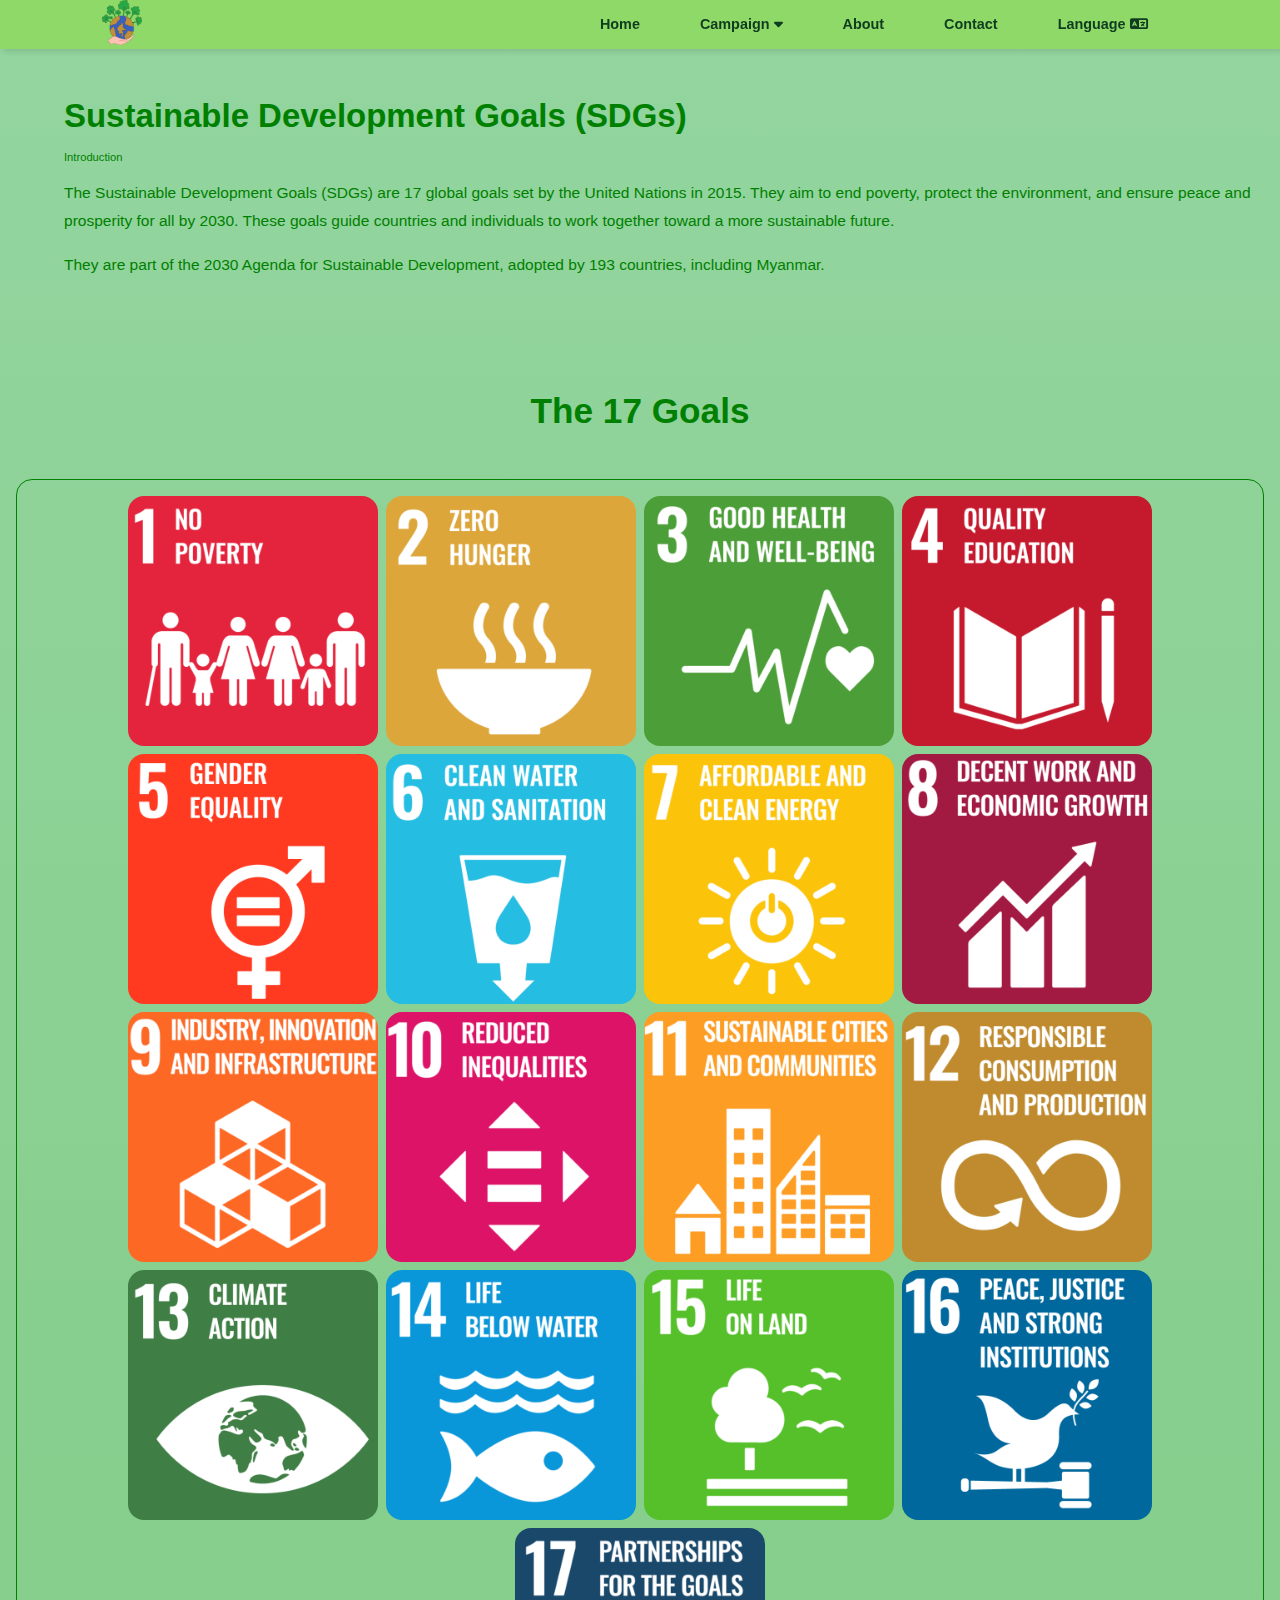
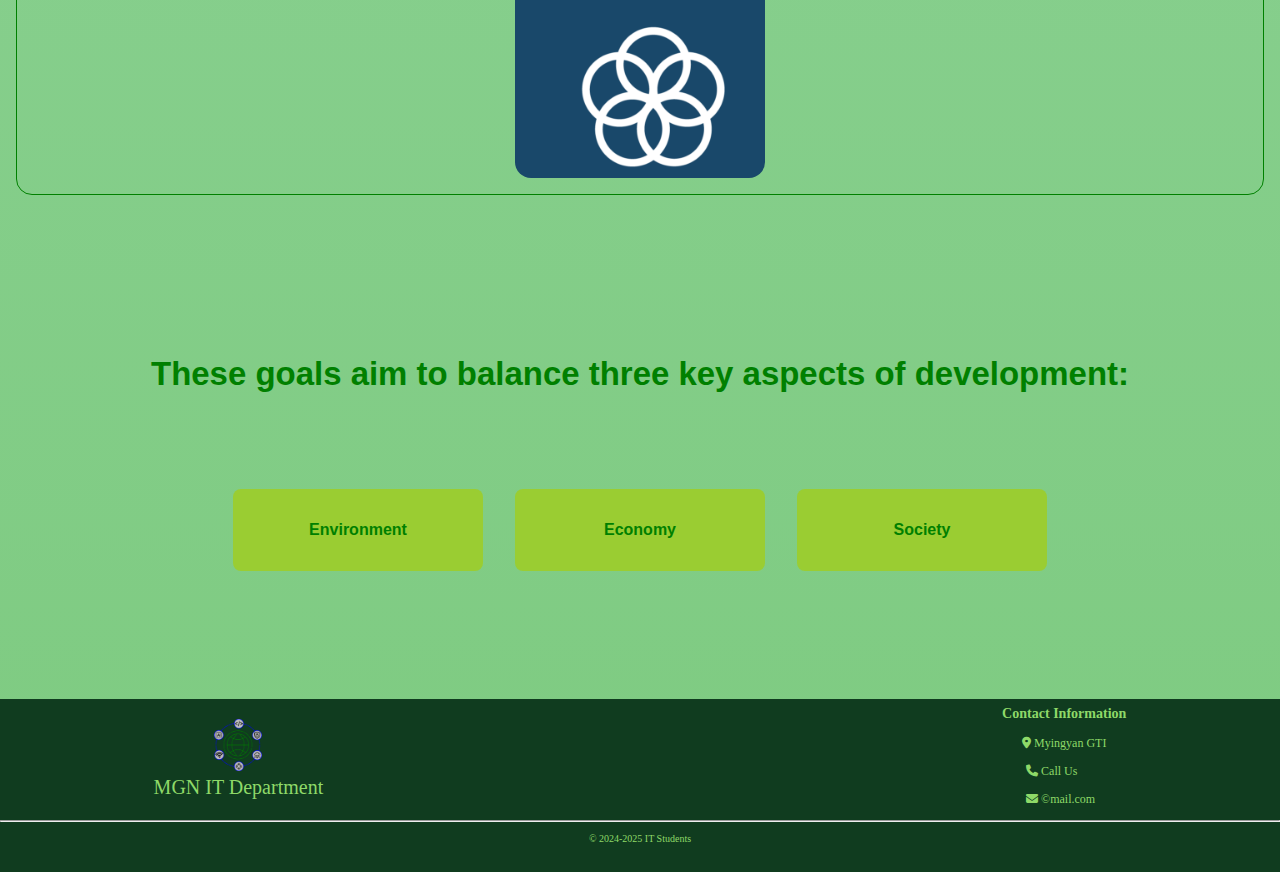
<file: pages/sdg.html>
<!DOCTYPE html>
<html lang="en">
  <head>
    <meta charset="UTF-8" />
    <meta name="viewport" content="width=device-width, initial-scale=1.0" />
    <link rel="icon" href="../images/Green TVET Title log.png" />
    <title>SDGoals</title>
    <!-- Css Links -->
    <link rel="stylesheet" href="../style.css" />
    <link rel="stylesheet" href="../css/header.css" />
    <link rel="stylesheet" href="../css/footer.css" />
    <link rel="stylesheet" href="../css/sdg.css" />

    <!-- Scripts -->
    <script src="../scripts/button.js" defer></script>
    <script src="../scripts/translate.js" defer></script>

    <!-- Google fonts -->
    <link
      rel="stylesheet"
      href="https://cdnjs.cloudflare.com/ajax/libs/font-awesome/6.4.2/css/all.min.css"
    />
  </head>
  <body>
    <nav>
      <div class="logo">
        <a href="../index.html">
          <img
            class="logoimg"
            src="../images/Green TVET Title log.png"
            alt="GreenTVET"
          />
        </a>
      </div>
      <!-- Mobile Sidebar -->
      <ul class="sidebar">
        <li onclick="hideMenu()">
          <a class="nav-links">
            <img
              src="../assets/cancel_24dp_E3E3E3_FILL0_wght400_GRAD0_opsz24.png"
              alt="Close"
            />
          </a>
        </li>
        <li><a class="nav-links" href="../index.html">Home</a></li>
        <li class="campaign">
          <a class="nav-links cam-choose" href="#">
            Campaign <i class="fa-solid fa-caret-down"></i>
          </a>
          <ul class="cam-dropdown">
            <li><a href="../pages/weekend.html">Weekend Action</a></li>
            <li><a href="../pages/it.html">IT</a></li>
            <li><a href="../pages/civil.html">Civil</a></li>
            <li><a href="../pages/mech.html">Mechanical</a></li>
            <li><a href="../pages/ec.html">Electronics</a></li>
            <li><a href="../pages/ep.html">Electrical</a></li>
          </ul>
        </li>
        <li><a class="nav-links" href="../pages/about.html">About</a></li>
        <li><a class="nav-links" href="../pages/contact.html">Contact</a></li>
        <!-- Language -->
        <li class="dropdown">
          <a href="#" class="nav-links lang-option">
            Language <i class="fa-solid fa-language"></i>
          </a>
          <ul class="lang-dropdown">
            <li>
              <a href="#" class="lang-link" data-lang="en">English</a>
            </li>
            <li>
              <a href="#" class="lang-link" data-lang="my">မြန်မာ</a>
            </li>
          </ul>
        </li>
      </ul>

      <ul class="desktop">
        <li><a class="nav-links" href="../index.html">Home</a></li>
        <li class="campaign">
          <a class="nav-links cam-choose" href="#">
            Campaign <i class="fa-solid fa-caret-down"></i>
          </a>
          <ul class="cam-dropdown">
            <li><a href="../pages/weekend.html">Weekend Action</a></li>
            <li><a href="../pages/it.html">IT</a></li>
            <li><a href="../pages/civil.html">Civil</a></li>
            <li><a href="../pages/mech.html">Mechanical</a></li>
            <li><a href="../pages/ec.html">Electronics</a></li>
            <li><a href="../pages/ep.html">Electrical</a></li>
          </ul>
        </li>
        <li><a class="nav-links" href="../pages/about.html">About</a></li>
        <li><a class="nav-links" href="../pages/contact.html">Contact</a></li>
        <!-- Language -->
        <li class="dropdown">
          <a href="#" class="nav-links lang-option"
            >Language <i class="fa-solid fa-language"></i>
          </a>
          <ul class="lang-dropdown">
            <li>
              <a href="#" class="lang-link" data-lang="en">English</a>
            </li>
            <li><a href="#" class="lang-link" data-lang="my">မြန်မာ</a></li>
          </ul>
        </li>
      </ul>
      <div class="menu" onclick="showMenu()">
        <a href="#">
          <img
            class="menu-button"
            src="../assets/menu_24dp_E3E3E3_FILL0_wght400_GRAD0_opsz24.png"
            alt="Menu"
          />
        </a>
      </div>
    </nav>

    <main>
      <div class="sdg">
        <h2 data-translate="sdghead" class="sdg-head">
          Sustainable Development Goals (SDGs)
        </h2>
        <span data-translate="sdgintro" class="sdg-intro"> Introduction </span>
        <p data-translate="sdgp1" class="sdg-p">
          The Sustainable Development Goals (SDGs) are 17 global goals set by
          the United Nations in 2015. They aim to end poverty, protect the
          environment, and ensure peace and prosperity for all by 2030. These
          goals guide countries and individuals to work together toward a more
          sustainable future.
        </p>
        <p data-translate="sdgp2" class="sdg-p">
          They are part of the 2030 Agenda for Sustainable Development, adopted
          by 193 countries, including Myanmar.
        </p>
      </div>
      <section class="sdg-goals">
        <div class="sdg-goals-title">
          <h1 class="sdg-goals-title-head">The 17 Goals</h1>
        </div>
        <div class="sdg-goals-cards">
          <div class="sdg-goals-card">
            <img class="sdg-goals-card-img" src="../SDGs/Goal 1.png" alt="" />
          </div>
          <div class="sdg-goals-card">
            <img class="sdg-goals-card-img" src="../SDGs/Goal 2.png" alt="" />
          </div>
          <div class="sdg-goals-card">
            <img class="sdg-goals-card-img" src="../SDGs/Goal 3.png" alt="" />
          </div>
          <div class="sdg-goals-card">
            <img class="sdg-goals-card-img" src="../SDGs/Goal 4.png" alt="" />
          </div>
          <div class="sdg-goals-card">
            <img class="sdg-goals-card-img" src="../SDGs/Goal 5.png" alt="" />
          </div>
          <div class="sdg-goals-card">
            <img class="sdg-goals-card-img" src="../SDGs/Goal 6.png" alt="" />
          </div>
          <div class="sdg-goals-card">
            <img class="sdg-goals-card-img" src="../SDGs/Goal 7.png" alt="" />
          </div>
          <div class="sdg-goals-card">
            <img class="sdg-goals-card-img" src="../SDGs/Goal 8.png" alt="" />
          </div>
          <div class="sdg-goals-card">
            <img class="sdg-goals-card-img" src="../SDGs/Goal 9.png" alt="" />
          </div>
          <div class="sdg-goals-card">
            <img class="sdg-goals-card-img" src="../SDGs/Goal 10.png" alt="" />
          </div>
          <div class="sdg-goals-card">
            <img class="sdg-goals-card-img" src="../SDGs/Goal 11.png" alt="" />
          </div>
          <div class="sdg-goals-card">
            <img class="sdg-goals-card-img" src="../SDGs/Goal 12.png" alt="" />
          </div>
          <div class="sdg-goals-card">
            <img class="sdg-goals-card-img" src="../SDGs/Goal 13.png" alt="" />
          </div>
          <div class="sdg-goals-card">
            <img class="sdg-goals-card-img" src="../SDGs/Goal 14.png" alt="" />
          </div>
          <div class="sdg-goals-card">
            <img class="sdg-goals-card-img" src="../SDGs/Goal 15.png" alt="" />
          </div>
          <div class="sdg-goals-card">
            <img class="sdg-goals-card-img" src="../SDGs/Goal 16.png" alt="" />
          </div>
          <div class="sdg-goals-card">
            <img class="sdg-goals-card-img" src="../SDGs/Goal 17.png" alt="" />
          </div>
        </div>
      </section>
      <div class="sdg-aims">
        <h2 data-translate="aimstitle" class="sdg-aims-title">
          These goals aim to balance three key aspects of development:
        </h2>
        <div class="sdg-aims-cards">
          <div class="card">Environment</div>
          <div class="card">Economy</div>
          <div class="card">Society</div>
        </div>
      </div>
    </main>

    <!-- Footer Content -->
    <footer id="main-footer">
      <section class="footer-contents">
        <div class="itlogo">
          <ul>
            <li>
              <a
                href="http://www.gtimyingyan.edu.mm/?page_id=469"
                target="_blank"
                ><img src="../images/ITLogoforGT.png" alt="GreenTvet IT logo"
              /></a>
            </li>
            <li>MGN IT Department</li>
          </ul>
        </div>
        <div class="footer-links">
          <h3>Contact Information</h3>
          <ul>
            <li>
              <a
                href="https://maps.app.goo.gl/RTszE7mBRUPK4fZr9"
                target="_blank"
                ><i class="fas fa-map-marker-alt"></i> Myingyan GTI</a
              >
            </li>
            <li>
              <a href="tel:+959797852400"
                ><i class="fa-solid fa-phone"></i> Call Us</a
              >
            </li>
            <li>
              <a href="mailto:"
                ><i class="fa-solid fa-envelope"></i> &copy;mail.com</a
              >
            </li>
          </ul>
        </div>
      </section>
      <hr />
      <p class="copy-right">
        <small> &copy; 2024-2025 IT Students </small>
      </p>
    </footer>
  </body>
</html>
</file>
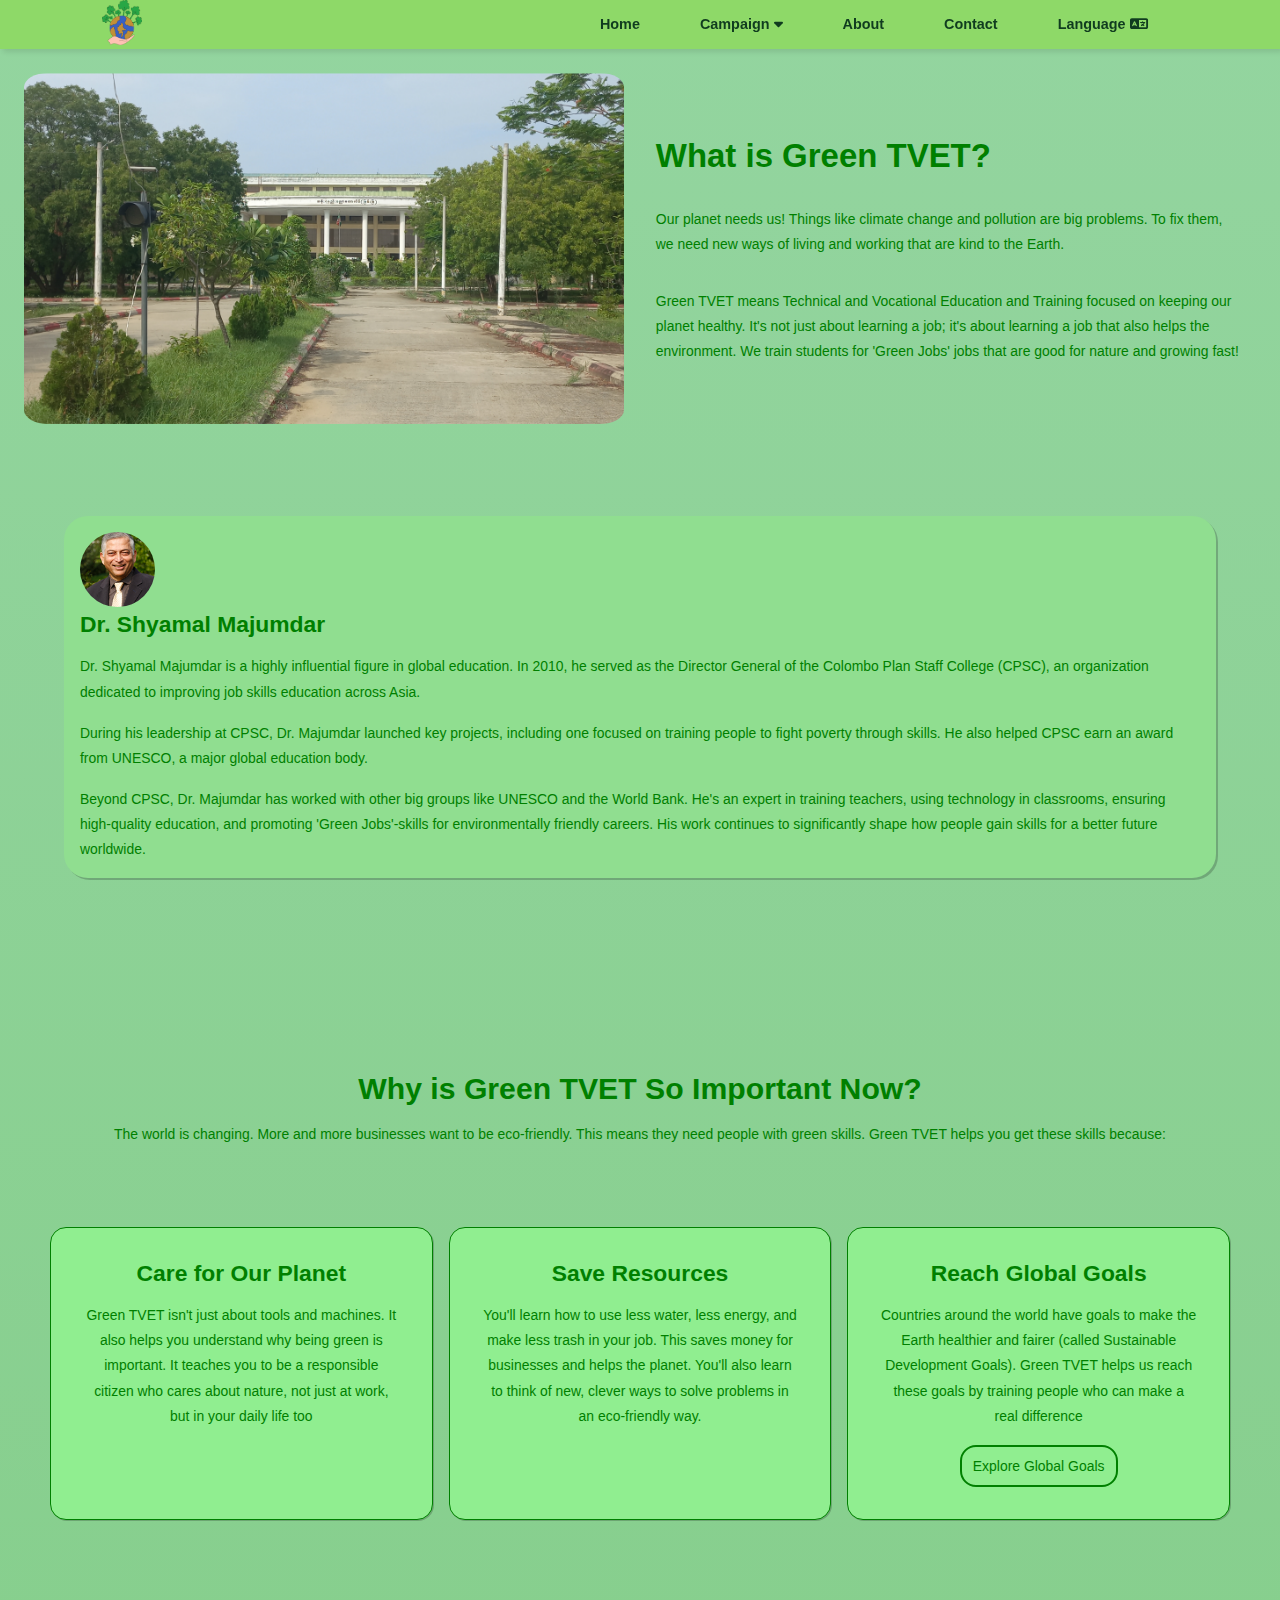
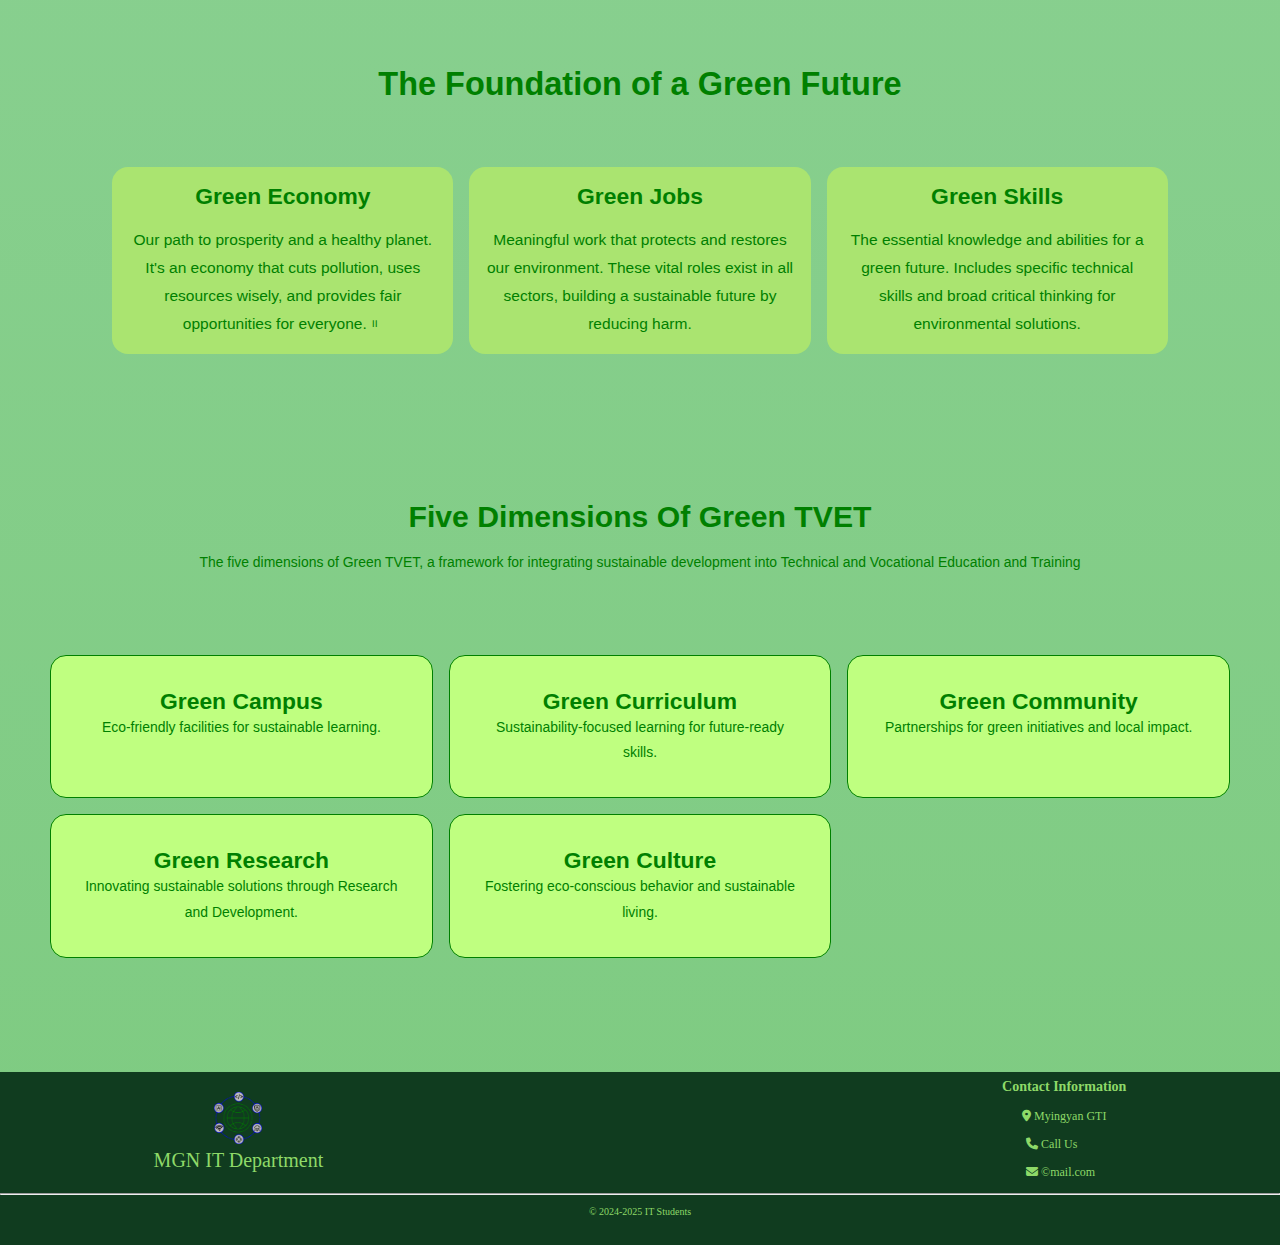
<file: pages/visit.html>
<!DOCTYPE html>
<html lang="en">
  <head>
    <meta charset="UTF-8" />
    <meta name="viewport" content="width=device-width, initial-scale=1.0" />
    <link rel="icon" href="../images/Green TVET Title log.png" />
    <title>Learn Now</title>
    <!-- Css Links -->
    <link rel="stylesheet" href="../style.css" />
    <link rel="stylesheet" href="../css/header.css" />
    <link rel="stylesheet" href="../css/footer.css" />
    <link rel="stylesheet" href="../css/visit.css" />

    <!-- Scripts -->
    <script src="../scripts/button.js" defer></script>
    <script src="../scripts/translate.js" defer></script>

    <!-- Google fonts -->
    <link
      rel="stylesheet"
      href="https://cdnjs.cloudflare.com/ajax/libs/font-awesome/6.4.2/css/all.min.css"
    />
  </head>
  <body>
    <nav>
      <div class="logo">
        <a href="../index.html">
          <img
            class="logoimg"
            src="../images/Green TVET Title log.png"
            alt="GreenTVET"
          />
        </a>
      </div>
      <!-- Mobile Sidebar -->
      <ul class="sidebar">
        <li onclick="hideMenu()">
          <a class="nav-links">
            <img
              src="../assets/cancel_24dp_E3E3E3_FILL0_wght400_GRAD0_opsz24.png"
              alt="Close"
            />
          </a>
        </li>
        <li><a class="nav-links" href="../index.html">Home</a></li>
        <li class="campaign">
          <a class="nav-links cam-choose" href="#">
            Campaign <i class="fa-solid fa-caret-down"></i>
          </a>
          <ul class="cam-dropdown">
            <li><a href="../pages/weekend.html">Weekend Action</a></li>
            <li><a href="../pages/it.html">IT</a></li>
            <li><a href="../pages/civil.html">Civil</a></li>
            <li><a href="../pages/mech.html">Mechanical</a></li>
            <li><a href="../pages/ec.html">Electronics</a></li>
            <li><a href="../pages/ep.html">Electrical</a></li>
          </ul>
        </li>
        <li><a class="nav-links" href="../pages/about.html">About</a></li>
        <li><a class="nav-links" href="../pages/contact.html">Contact</a></li>
        <!-- Language -->
        <li class="dropdown">
          <a href="#" class="nav-links lang-option">
            Language <i class="fa-solid fa-language"></i>
          </a>
          <ul class="lang-dropdown">
            <li>
              <a href="#" class="lang-link" data-lang="en">English</a>
            </li>
            <li>
              <a href="#" class="lang-link" data-lang="my">မြန်မာ</a>
            </li>
          </ul>
        </li>
      </ul>

      <ul class="desktop">
        <li><a class="nav-links" href="../index.html">Home</a></li>
        <li class="campaign">
          <a class="nav-links cam-choose" href="#">
            Campaign <i class="fa-solid fa-caret-down"></i>
          </a>
          <ul class="cam-dropdown">
            <li><a href="../pages/weekend.html">Weekend Action</a></li>
            <li><a href="../pages/it.html">IT</a></li>
            <li><a href="../pages/civil.html">Civil</a></li>
            <li><a href="../pages/mech.html">Mechanical</a></li>
            <li><a href="../pages/ec.html">Electronics</a></li>
            <li><a href="../pages/ep.html">Electrical</a></li>
          </ul>
        </li>
        <li><a class="nav-links" href="../pages/about.html">About</a></li>
        <li><a class="nav-links" href="../pages/contact.html">Contact</a></li>
        <!-- Language -->
        <li class="dropdown">
          <a href="#" class="nav-links lang-option"
            >Language <i class="fa-solid fa-language"></i>
          </a>
          <ul class="lang-dropdown">
            <li>
              <a href="#" class="lang-link" data-lang="en">English</a>
            </li>
            <li><a href="#" class="lang-link" data-lang="my">မြန်မာ</a></li>
          </ul>
        </li>
      </ul>
      <div class="menu" onclick="showMenu()">
        <a href="#">
          <img
            class="menu-button"
            src="../assets/menu_24dp_E3E3E3_FILL0_wght400_GRAD0_opsz24.png"
            alt="Menu"
          />
        </a>
      </div>
    </nav>

    <main>
      <section class="green">
        <div class="green-left">
          <img src="../images/school GTI Myingyan.png" alt="" />
        </div>
        <div class="green-right">
          <h2 data-translate="greenh" class="green-heading">
            What is Green TVET?
          </h2>
          <p data-translate="greenp1" class="green-p">
            Our planet needs us! Things like climate change and pollution are
            big problems. To fix them, we need new ways of living and working
            that are kind to the Earth.
          </p>
          <p data-translate="greenp2" class="green-p">
            Green TVET means Technical and Vocational Education and Training
            focused on keeping our planet healthy. It's not just about learning
            a job; it's about learning a job that also helps the environment. We
            train students for "green jobs"jobs that are good for nature and
            growing fast!
          </p>
        </div>
      </section>
      <article class="dr-shyama">
        <div class="about-dr">
          <div class="dr-profile">
            <img
              src="../profiles/Dr. Shyamal Majumdar.png"
              alt="Dr.Shyamal Majumdar Photo"
            />
            <h2 data-translate="doctorname" class="dr-heading">
              Dr. Shyamal Majumdar
            </h2>
          </div>

          <p data-translate="doctorp1" class="dr-p">
            Dr. Shyamal Majumdar is a highly influential figure in global
            education. In 2010, he served as the Director General of the Colombo
            Plan Staff College (CPSC), an organization dedicated to improving
            job skills education across Asia.
          </p>
          <p data-translate="doctorp2" class="dr-p">
            During his leadership at CPSC, Dr. Majumdar launched key projects,
            including one focused on training people to fight poverty through
            skills. He also helped CPSC earn an award from UNESCO, a major
            global education body.
          </p>
          <p data-translate="doctorp3" class="dr-p">
            Beyond CPSC, Dr. Majumdar has worked with other big groups like
            UNESCO and the World Bank. He's an expert in training teachers,
            using technology in classrooms, ensuring high-quality education, and
            promoting "Green Jobs"—skills for environmentally friendly careers.
            His work continues to significantly shape how people gain skills for
            a better future worldwide.
          </p>
        </div>
      </article>

      <section class="important-container">
        <div class="text">
          <h2 data-translate="importanth" class="text-heading">
            Why is Green TVET So Important Now?
          </h2>
          <p data-translate="importantp" class="text-p">
            The world is changing. More and more businesses want to be
            eco-friendly. This means they need people with "green skills." Green
            TVET helps you get these skills because:
          </p>
        </div>
        <div class="cards">
          <div class="card">
            <h2 data-translate="carehead" class="card-heading">
              Care for Our Planet
            </h2>
            <p data-translate="carepar" class="card-p">
              Green TVET isn't just about tools and machines. It also helps you
              understand why being green is important. It teaches you to be a
              responsible citizen who cares about nature, not just at work, but
              in your daily life too
            </p>
          </div>
          <div class="card">
            <h2 data-translate="savehead" class="card-heading">
              Save Resources
            </h2>
            <p data-translate="savepar" class="card-p">
              You'll learn how to use less water, less energy, and make less
              trash in your job. This saves money for businesses and helps the
              planet. You'll also learn to think of new, clever ways to solve
              problems in an eco-friendly way.
            </p>
          </div>
          <div class="card">
            <h2 data-translate="goalshead" class="card-heading">
              Reach Global Goals
            </h2>
            <p data-translate="goalspar" class="card-p">
              Countries around the world have goals to make the Earth healthier
              and fairer (called Sustainable Development Goals). Green TVET
              helps us reach these goals by training people who can make a real
              difference
            </p>
            <a class="goals-button" href="../pages/sdg.html">
              Explore Global Goals
            </a>
          </div>
        </div>
      </section>

      <section class="green-foundation">
        <div class="green-foundation-title">
          <h2 data-translate="foundationhead" class="green-foundation-heading">
            The Foundation of a Green Future
          </h2>
        </div>
        <div class="green-foundation-cards">
          <div class="green-foundation-card">
            <h2 class="green-foundation-card-h">Green Economy</h2>
            <p data-translate="ecopar" class="green-foundation-card-p">
              Our path to prosperity and a healthy planet. It's an economy that
              cuts pollution, uses resources wisely, and provides fair
              opportunities for everyone.
            </p>
          </div>
          <div class="green-foundation-card">
            <h2 class="green-foundation-card-h">Green Jobs</h2>
            <p data-translate="jobpar" class="green-foundation-card-p">
              Meaningful work that protects and restores our environment. These
              vital roles exist in all sectors, building a sustainable future by
              reducing harm.
            </p>
          </div>
          <div class="green-foundation-card">
            <h2 class="green-foundation-card-h">Green Skills</h2>
            <p data-translate="skillpar" class="green-foundation-card-p">
              The essential knowledge and abilities for a green future. Includes
              specific technical skills and broad critical thinking for
              environmental solutions.
            </p>
          </div>
        </div>
      </section>

      <section class="five-dimensions">
        <div class="five-text">
          <h2 data-translate="fivehead" class="five-text-h">
            Five Dimensions Of Green TVET
          </h2>
          <p data-translate="fivepar" class="five-text-p">
            The five dimensions of Green TVET, a framework for integrating
            sustainable development into Technical and Vocational Education and
            Training
          </p>
        </div>
        <div class="five-cards">
          <div class="five-card">
            <h2 class="five-heading">Green Campus</h2>
            <p data-translate="campuspar" class="five-p">
              Eco-friendly facilities for sustainable learning.
            </p>
          </div>
          <div class="five-card">
            <h2 class="five-heading">Green Curriculum</h2>
            <p data-translate="curriculumpar" class="five-p">
              Sustainability-focused learning for future-ready skills.
            </p>
          </div>
          <div class="five-card">
            <h2 class="five-heading">Green Community</h2>
            <p data-translate="communitypar" class="five-p">
              Partnerships for green initiatives and local impact.
            </p>
          </div>
          <div class="five-card">
            <h2 class="five-heading">Green Research</h2>
            <p data-translate="researchpar" class="five-p">
              Innovating sustainable solutions through Research and Development.
            </p>
          </div>
          <div class="five-card">
            <h2 class="five-heading">Green Culture</h2>
            <p data-translate="culturepar" class="five-p">
              Fostering eco-conscious behavior and sustainable living.
            </p>
          </div>
        </div>
      </section>
    </main>

    <!-- Footer Content -->
    <footer id="main-footer">
      <section class="footer-contents">
        <div class="itlogo">
          <ul>
            <li>
              <a
                href="http://www.gtimyingyan.edu.mm/?page_id=469"
                target="_blank"
                ><img src="../images/ITLogoforGT.png" alt="GreenTvet IT logo"
              /></a>
            </li>
            <li>MGN IT Department</li>
          </ul>
        </div>
        <div class="footer-links">
          <h3>Contact Information</h3>
          <ul>
            <li>
              <a
                href="https://maps.app.goo.gl/RTszE7mBRUPK4fZr9"
                target="_blank"
                ><i class="fas fa-map-marker-alt"></i> Myingyan GTI</a
              >
            </li>
            <li>
              <a href="tel:+959797852400"
                ><i class="fa-solid fa-phone"></i> Call Us</a
              >
            </li>
            <li>
              <a href="mailto:"
                ><i class="fa-solid fa-envelope"></i> &copy;mail.com</a
              >
            </li>
          </ul>
        </div>
      </section>
      <hr />
      <p class="copy-right">
        <small> &copy; 2024-2025 IT Students </small>
      </p>
    </footer>
  </body>
</html>
</file>
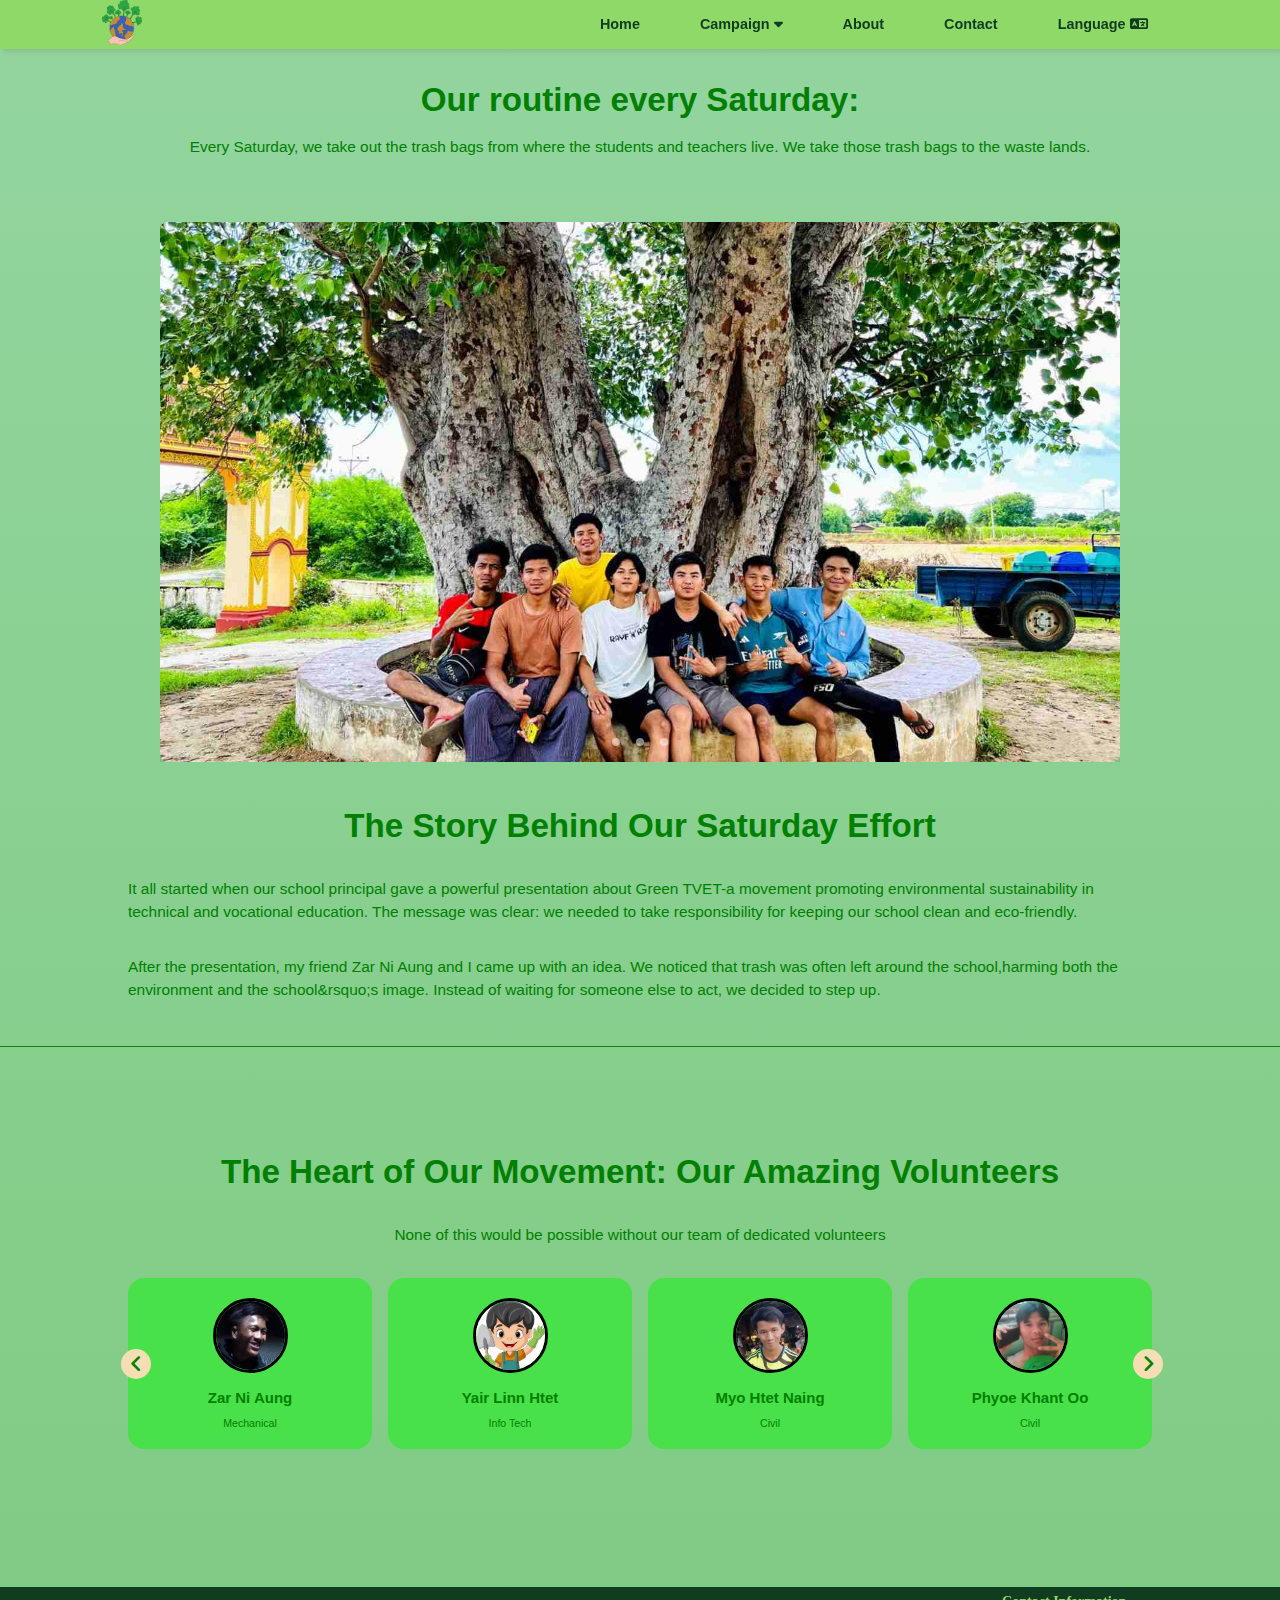
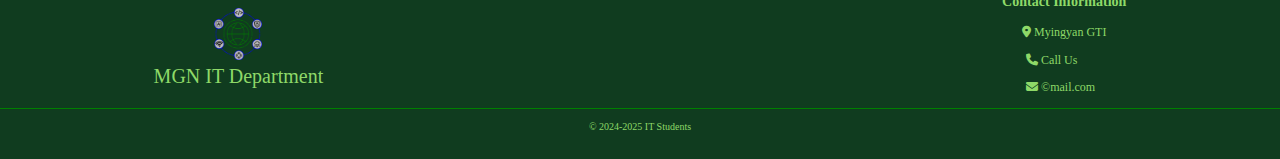
<file: pages/weekend.html>
<!DOCTYPE html>
<html lang="en">
  <head>
    <meta charset="UTF-8" />
    <meta name="viewport" content="width=device-width, initial-scale=1.0" />
    <link rel="icon" href="../images/Green TVET Title log.png" />
    <title>Weekend Movement</title>
    <!-- Css Links -->
    <link rel="stylesheet" href="../style.css" />
    <link rel="stylesheet" href="../css/header.css" />
    <link rel="stylesheet" href="../css/footer.css" />
    <link rel="stylesheet" href="../css/weekend.css" />

    <!-- Scripts -->
    <script src="../scripts/button.js" defer></script>
    <script src="../scripts/translate.js" defer></script>
    <script src="../scripts/weekendprofile.js" defer></script>

    <!-- Google fonts -->
    <link
      rel="stylesheet"
      href="https://cdnjs.cloudflare.com/ajax/libs/font-awesome/6.4.2/css/all.min.css"
    />
  </head>
  <body>
    <nav>
      <div class="logo">
        <a href="../index.html">
          <img
            class="logoimg"
            src="../images/Green TVET Title log.png"
            alt="GreenTVET"
          />
        </a>
      </div>
      <!-- Mobile Sidebar -->
      <ul class="sidebar">
        <li onclick="hideMenu()">
          <a class="nav-links">
            <img
              src="../assets/cancel_24dp_E3E3E3_FILL0_wght400_GRAD0_opsz24.png"
              alt="Close"
            />
          </a>
        </li>
        <li><a class="nav-links" href="../index.html">Home</a></li>
        <li class="campaign">
          <a class="nav-links cam-choose" href="#">
            Campaign <i class="fa-solid fa-caret-down"></i>
          </a>
          <ul class="cam-dropdown">
            <li><a href="../pages/weekend.html">Weekend Action</a></li>
            <li><a href="../pages/it.html">IT</a></li>
            <li><a href="../pages/civil.html">Civil</a></li>
            <li><a href="../pages/mech.html">Mechanical</a></li>
            <li><a href="../pages/ec.html">Electronics</a></li>
            <li><a href="../pages/ep.html">Electrical</a></li>
          </ul>
        </li>
        <li><a class="nav-links" href="../pages/about.html">About</a></li>
        <li><a class="nav-links" href="../pages/contact.html">Contact</a></li>
        <!-- Language -->
        <li class="dropdown">
          <a href="#" class="nav-links lang-option">
            Language <i class="fa-solid fa-language"></i>
          </a>
          <ul class="lang-dropdown">
            <li>
              <a href="#" class="lang-link" data-lang="en">English</a>
            </li>
            <li>
              <a href="#" class="lang-link" data-lang="my">မြန်မာ</a>
            </li>
          </ul>
        </li>
      </ul>

      <ul class="desktop">
        <li><a class="nav-links" href="../index.html">Home</a></li>
        <li class="campaign">
          <a class="nav-links cam-choose" href="#">
            Campaign <i class="fa-solid fa-caret-down"></i>
          </a>
          <ul class="cam-dropdown">
            <li><a href="../pages/weekend.html">Weekend Action</a></li>
            <li><a href="../pages/it.html">IT</a></li>
            <li><a href="../pages/civil.html">Civil</a></li>
            <li><a href="../pages/mech.html">Mechanical</a></li>
            <li><a href="../pages/ec.html">Electronics</a></li>
            <li><a href="../pages/ep.html">Electrical</a></li>
          </ul>
        </li>
        <li><a class="nav-links" href="../pages/about.html">About</a></li>
        <li><a class="nav-links" href="../pages/contact.html">Contact</a></li>
        <!-- Language -->
        <li class="dropdown">
          <a href="#" class="nav-links lang-option"
            >Language <i class="fa-solid fa-language"></i>
          </a>
          <ul class="lang-dropdown">
            <li>
              <a href="#" class="lang-link" data-lang="en">English</a>
            </li>
            <li><a href="#" class="lang-link" data-lang="my">မြန်မာ</a></li>
          </ul>
        </li>
      </ul>
      <div class="menu" onclick="showMenu()">
        <a href="#">
          <img
            class="menu-button"
            src="../assets/menu_24dp_E3E3E3_FILL0_wght400_GRAD0_opsz24.png"
            alt="Menu"
          />
        </a>
      </div>
    </nav>

    <main>
      <section class="weekend-banner">
        <article class="weekend-article">
          <h2 data-translate="weekendhead" class="heading">
            Our routine every Saturday:
          </h2>
          <p data-translate="weekenddesc" class="description">
            Every Saturday, we take out the trash bags from where the students
            and teachers live. We take those trash bags to the waste lands.
          </p>
        </article>

        <div class="slideshow-container">
          <div class="slider-wrapper">
            <div class="slider">
              <img
                id="slide1"
                src="../images/weekend 1.jpg"
                alt="Our Weekend Photo"
              />
              <img
                id="slide2"
                src="../images/weekend 2.jpg"
                alt="Our Weekend Photo"
              />
              <img
                id="slide3"
                src="../images/weekend 3.jpg"
                alt="Our Weekend Photo"
              />
            </div>
            <div class="sider-nav">
              <a href="#slide1"></a>
              <a href="#slide2"></a>
              <a href="#slide3"></a>
            </div>
          </div>
        </div>
      </section>

      <section class="start-idea">
        <div class="started">
          <h2 data-translate="storyhead" class="start-heading">
            The Story Behind Our Saturday Effort
          </h2>

          <p data-translate="storyp1" class="start-pargraph">
            It all started when our school principal gave a powerful
            presentation about Green TVET-a movement promoting environmental
            sustainability in technical and vocational education. The message
            was clear: we needed to take responsibility for keeping our school
            clean and eco-friendly.
          </p>
          <p data-translate="storyp2" class="start-pargraph">
            After the presentation, my friend Zar Ni Aung and I came up with an
            idea. We noticed that trash was often left around the school,
            harming both the environment and the school&rsquo;s image. Instead
            of waiting for someone else to act, we decided to step up.
          </p>
        </div>
      </section>
      <hr />
      <div class="volunteer">
        <div class="volunteer-title">
          <h2 data-translate="volunteerhead" class="volunteer-heading">
            The Heart of Our Movement: Our Amazing Volunteers
          </h2>

          <p data-translate="volunteerp" class="volunteer-pargraph">
            None of this would be possible without our team of dedicated
            volunteers
          </p>
        </div>
        <div class="volunteer-wrapper">
          <i id="left" class="fa-solid fa-angle-left"></i>
          <ul class="cards">
            <!-- Person-1 -->
            <li class="card">
              <div class="img">
                <img
                  src="../volunteerImages/zna.jpg"
                  alt="Profile Picture"
                  draggable="false"
                />
              </div>
              <h2 class="name">Zar Ni Aung</h2>
              <span class="major">Mechanical</span>
            </li>
            <!-- Person-2 -->
            <li class="card">
              <div class="img">
                <img
                  src="../profiles/person5.jpg"
                  alt="Profile Picture"
                  draggable="false"
                />
              </div>
              <h2 class="name">Yair Linn Htet</h2>
              <span class="major">Info Tech</span>
            </li>
            <!-- Person-3 -->
            <li class="card">
              <div class="img">
                <img
                  src="../volunteerImages/mhn.jpg"
                  alt="Profile Picture"
                  draggable="false"
                />
              </div>
              <h2 class="name">Myo Htet Naing</h2>
              <span class="major">Civil</span>
            </li>
            <!-- Person-4 -->
            <li class="card">
              <div class="img">
                <img
                  src="../volunteerImages/pko.jpg"
                  alt="Profile Picture"
                  draggable="false"
                />
              </div>
              <h2 class="name">Phyoe Khant Oo</h2>
              <span class="major">Civil</span>
            </li>
            <!-- Person-5 -->
            <li class="card">
              <div class="img">
                <img
                  src="../volunteerImages/apk.jpg"
                  alt="Profile Picture"
                  draggable="false"
                />
              </div>
              <h2 class="name">Aung Paing Khant</h2>
              <span class="major">Mechanical</span>
            </li>
            <!-- Person-6 -->
            <li class="card">
              <div class="img">
                <img
                  src="../profiles/person5.jpg"
                  alt="Profile Picture"
                  draggable="false"
                />
              </div>
              <h2 class="name">Kyaw Zaw Hein</h2>
              <span class="major">Electrical</span>
            </li>
            <!-- Person-7 -->
            <li class="card">
              <div class="img">
                <img
                  src="../profiles/person5.jpg"
                  alt="Profile Picture"
                  draggable="false"
                />
              </div>
              <h2 class="name">Naw Htoo Aung</h2>
              <span class="major">Civil</span>
            </li>
            <!-- Person-8 -->
            <li class="card">
              <div class="img">
                <img
                  src="../profiles/person5.jpg"
                  alt="Profile Picture"
                  draggable="false"
                />
              </div>
              <h2 class="name">Kyaw Htet Aung</h2>
              <span class="major">Electrical</span>
            </li>
            <li class="card">
              <div class="img">
                <img
                  src="../profiles/person5.jpg"
                  alt="Profile Picture"
                  draggable="false"
                />
              </div>
              <h2 class="name">Bhone Pyae Sone</h2>
              <span class="major">Electrical</span>
            </li>
          </ul>
          <i id="right" class="fa-solid fa-angle-right"></i>
        </div>
      </div>
    </main>

    <!-- Footer Content -->
    <footer id="main-footer">
      <section class="footer-contents">
        <div class="itlogo">
          <ul>
            <li>
              <a
                href="http://www.gtimyingyan.edu.mm/?page_id=469"
                target="_blank"
                ><img src="../images/ITLogoforGT.png" alt="GreenTvet IT logo"
              /></a>
            </li>
            <li>MGN IT Department</li>
          </ul>
        </div>
        <div class="footer-links">
          <h3>Contact Information</h3>
          <ul>
            <li>
              <a
                href="https://maps.app.goo.gl/RTszE7mBRUPK4fZr9"
                target="_blank"
                ><i class="fas fa-map-marker-alt"></i> Myingyan GTI</a
              >
            </li>
            <li>
              <a href="tel:+959797852400"
                ><i class="fa-solid fa-phone"></i> Call Us</a
              >
            </li>
            <li>
              <a href="mailto:"
                ><i class="fa-solid fa-envelope"></i> &copy;mail.com</a
              >
            </li>
          </ul>
        </div>
      </section>
      <hr />
      <p class="copy-right">
        <small> &copy; 2024-2025 IT Students </small>
      </p>
    </footer>
  </body>
</html>
</file>
<file: style.css>
* {
  margin: 0;
  padding: 0;
  box-sizing: border-box;
  text-decoration: none;
  list-style: none;
}

body {
  display: flex;
  flex-direction: column;
  min-height: 100vh;
  background: linear-gradient(#80cd8ed8, #45b449b1);
}

main {
  flex-grow: 1;
  font-family: "Open Sans", pydaungsu, sans-serif;
  color: green;
  min-height: 100vh;
}
footer {
  background-color: rgb(16, 60, 31);
  color: rgb(142, 217, 104);
  padding-bottom: 1rem;
}
.error {
  height: 100vh;
  display: flex;
  justify-content: center;
  align-items: center;
}
.error h1 {
  font-size: clamp(0.9rem, 0.611rem + 1.544vw, 2rem);
}

p {
  line-height: 180%;
}
</file>
<file: css/header.css>
.logoimg {
  max-width: 2.5rem;
}

nav {
  top: 0;
  position: sticky;
  background-color: rgb(142, 217, 104);
  box-shadow: 3px 3px 5px rgba(0, 0, 0, 0.1);
  padding: 0 8%;
  display: flex;
  justify-content: space-between;
  font-family: mon sans-serif;
  z-index: 999;
}

nav ul {
  width: 100%;
  display: flex;
  justify-content: flex-end;
  align-items: center;
}
nav li {
  position: relative;
  height: 45px;
}
nav .nav-links {
  font-family: "mon", sans-serif;
  font-size: 0.9rem;
  font-weight: 600;
  height: 100%;
  padding: 0 30px;
  display: flex;
  align-items: center;
  color: rgb(16, 60, 31);
}
nav .nav-links:hover {
  background-color: lightgreen;
}
.lang-dropdown {
  font-family: "mon", sans-serif;
  display: none;
  position: absolute;
  text-align: center;
  top: 100%;
  left: 0;
  background: rgb(142, 217, 104);
  backdrop-filter: blur(10px);
  box-shadow: 0 8px 16px rgba(0, 0, 0, 0.15);
  z-index: 1;
}

.lang-dropdown.show {
  display: block;
}

.lang-dropdown li a {
  color: rgb(16, 60, 31);
  padding: 0.8rem;
  display: block;
  text-decoration: none;
}

.lang-dropdown li a:hover {
  background-color: lightgreen;
}
.english {
  width: 32px;
}
.campaign {
  position: relative;
}

.cam-dropdown {
  display: none;
  position: absolute;
  top: 100%;
  left: 0;
  background: rgb(142, 217, 104);
  backdrop-filter: blur(10px);
  box-shadow: 0 8px 16px rgba(0, 0, 0, 0.15);
  min-width: 150px;
  height: auto;
  z-index: 10;
  font-weight: 550;
}
.cam-dropdown li a {
  font-family: "mon", sans-serif;
  padding: 1rem;
  display: block;
  color: rgb(16, 60, 31);
  font-size: 0.9rem;
}
.cam-dropdown li a:hover {
  background-color: lightgreen;
}
.cam-dropdown.show {
  display: block;
}
.sidebar {
  position: fixed;
  top: 0;
  right: 0;
  height: 100vh;
  width: 250px;
  z-index: 999;
  background-color: rgba(142, 217, 104, 0.7);
  backdrop-filter: blur(10px);
  box-shadow: -10px 0 10px rgba(0, 0, 0, 0.2);
  display: none;
  flex-direction: column;
  align-items: flex-start;
  justify-content: flex-start;
}
.sidebar li {
  width: 100%;
}
.menu {
  display: none;
  align-items: center;
  padding: 0 1rem;
}
.menu .menu-button {
  width: 2rem;
  height: auto;
}

.fa-solid {
  margin-left: 4px;
}
@media screen and (max-width: 768px) {
  .desktop .nav-links {
    display: none;
  }
  .menu-button {
    display: block;
  }
  .menu {
    display: flex;
  }
}
</file>
<file: css/footer.css>
.footer-contents {
  display: flex;
  justify-content: space-between;
  padding: 0.5% 12%;
  align-items: center;
  background-color: rgb(16, 60, 31);
  color: rgb(142, 217, 104);
}

footer img {
  max-width: 3rem;
  height: auto;
}

.itlogo ul li {
  list-style: none;
  text-align: center;
  font-size: clamp(0.5rem, 0.019rem + 2.051vw, 1.25rem);
}
.footer-links {
  font-size: clamp(0.5rem, 0.34rem + 0.684vw, 0.75rem);
  text-align: center;
  align-items: center;
  display: flex;
  flex-direction: column;
  justify-content: flex-start;
  gap: 0.5rem;
}
.footer-links ul li {
  text-align: left;
  padding: 0.4rem;
  list-style: none;
}
.footer-links ul li a {
  text-decoration: none;
  color: rgb(142, 217, 104);
}
.copy-right {
  font-size: clamp(0.5rem, 0.34rem + 0.684vw, 0.75rem);
  margin: 0.5%;
  text-align: center;
}
</file>
<file: css/home.css>
.banner {
  height: 100vh;
  display: flex;
  align-items: center;
  justify-content: center;
  gap: 4rem;
  padding: 0 2%;
}
.banner .banner-left {
  display: flex;
  flex-direction: column;
  justify-content: center;
  color: darkgreen;
}
.banner .banner-right {
  display: flex;
  align-items: center;
  justify-content: center;
}
.banner .banner-right .banner-right-img {
  max-width: 70%;
  height: auto;
}
.banner .banner-left .banner-left-text .welcome {
  font-size: clamp(1.3rem, 0.443rem + 2.286vw, 2.5rem);
  margin-bottom: 1rem;
}
.banner .banner-left .banner-left-text .description {
  font-size: clamp(0.7rem, 0.486rem + 0.571vw, 1rem);
  margin-bottom: 1.2rem;
}
.banner .banner-left .banner-left-text .learn-button {
  text-align: center;
  width: fit-content;
  padding: 1rem;
  border-radius: 0.5rem;
  background-color: rgb(155, 230, 42);
  font-size: 1rem;
  cursor: pointer;
}
.banner .banner-left .banner-left-text .learn-button:hover {
  background-color: rgb(240, 240, 16);
  box-shadow: 3px 3px 3px 3px rgba(0, 0, 0, 0.273);
}
.fa-arrow-right {
  color: green;
  font-weight: bold;
}
@media screen and (max-width: 768px) {
  .banner {
    flex-direction: column-reverse;
    align-items: center;
    justify-content: center;
  }
  .banner-right {
    display: block;
  }
  .banner-left {
    display: flex;
    justify-content: center;
    align-items: center;
    text-align: center;
  }
  .banner-right {
    display: flex;
  }
}
</file>
<file: css/about.css>
.slider-wrapper {
  position: relative;
  height: auto;
  margin: 0 auto;
  box-shadow: 3px 3px 3px 3px rgba(0, 0, 0, 0.2);
}

.slider {
  display: flex;
  height: 90vh;
  overflow: auto;
  scroll-snap-type: x mandatory;
  scroll-behavior: smooth;
  -ms-overflow-style: none;
  scrollbar-width: none;
}

.slider div {
  flex: 1 0 100%;
  scroll-snap-align: start;
  object-fit: cover;
}

.slide-nav {
  display: flex;
  column-gap: 1rem;
  position: absolute;
  text-align: center;
  bottom: 1.25rem;
  left: 50%;
  transform: translateX(-50%);
  z-index: 1;
}

.slide-nav a {
  width: 0.5rem;
  height: 0.5rem;
  border-radius: 50%;
  background-color: #ffffff;
  opacity: 0.5;
  transition: opacity ease 250ms;
}
.slide-nav a:hover {
  opacity: 1;
}
.slide-nav a:active {
  color: #000;
}

#slide-1 {
  width: 100%;
  height: 90vh;
  display: flex;
  flex-direction: column;
  text-align: center;
  justify-content: center;
  align-items: center;
  background-image: linear-gradient(rgba(16, 43, 2, 0.538), rgba(2, 45, 23, 0.63)),
    url(../images/aboutpage.jpg);
  color: #ffffff;
  background-position: center;
  background-repeat: no-repeat;
  background-size: cover;
}

#slide-2 {
  width: 100%;
  height: 90vh;
  display: flex;
  flex-direction: column;
  text-align: center;
  justify-content: center;
  align-items: center;
  background-image: linear-gradient(rgba(4, 52, 23, 0.7), rgba(2, 51, 31, 0.7)),
    url(../images/green\ skill.jpg);
  color: #ffffff;
  background-position: center;
  background-repeat: no-repeat;
  background-size: cover;
}

#slide-3 {
  width: 100%;
  height: 90vh;
  display: flex;
  flex-direction: column;
  text-align: center;
  justify-content: center;
  align-items: center;
  background-image: linear-gradient(rgba(49, 45, 3, 0.7), rgba(12, 44, 25, 0.578)),
    url(../images/webdesign.webp);
  color: #ffffff;
  background-position: center;
  background-repeat: no-repeat;
  background-size: cover;
}
.heading {
  margin-bottom: 20px;
  font-size: clamp(1rem, 0.75rem + 1.333vw, 1.5rem);
}
.description {
  margin-bottom: 20px;
  font-size: clamp(0.8rem, 0.7rem + 0.533vw, 1rem);
}

.meethead {
  margin-bottom: 1rem;
}
</file>
<file: css/profile.css>
.meetTeam {
  display: flex;
  flex-direction: column;
  align-items: center;
  justify-content: center;
  min-height: 90vh;
  padding: 0 35px;
}
.wrapper {
  max-width: 1100px;
  width: 100%;
  position: relative;
}
.wrapper i {
  display: none;
}
.wrapper .arrow {
  height: 50px;
  width: 50px;
  background: #fff;
  text-align: center;
  line-height: 50px;
  border-radius: 50%;
  cursor: pointer;
  position: absolute;
  top: 50%;
  font-size: 1.25rem;
  transform: translateY(-50%);
  box-shadow: 0 3px 6px rgba(0, 0, 0, 0.23);
}
.wrapper .arrow:first-child {
  left: -22px;
}
.wrapper .arrow:last-child {
  right: -22px;
}
.wrapper .carousel {
  display: grid;
  grid-auto-flow: column;
  grid-auto-columns: calc((100% / 3) - 12px);
  gap: 16px;
  overflow-x: auto;
  scroll-snap-type: x mandatory;
  scroll-behavior: smooth;
  scrollbar-width: 0;
}

.carousel::-webkit-scrollbar {
  display: none;
}
.carousel :where(.card, .img) {
  display: flex;
  align-items: center;
  justify-content: center;
}
.carousel.dragging {
  scroll-snap-type: none;
  scroll-behavior: auto;
}

.carousel.dragging .card {
  cursor: grab;
  user-select: none;
}
.carousel .card {
  scroll-snap-align: start;
  height: 342px;
  list-style: none;
  background-color: lightgreen;
  border-radius: 8px;
  display: flex;
  padding-bottom: 15px;
  align-items: center;
  justify-content: center;
  flex-direction: column;
  cursor: pointer;
  border: 1px solid green;
  box-shadow: 0 3px 6px rgba(0, 0, 0, 0.23);
}
.carousel .card:hover {
  box-shadow: 3px 3px 5px rgba(0, 0, 0, 0.3);
}
.card .img {
  background-color: green;
  width: 148px;
  height: 148px;
  border-radius: 50%;
}
.card .img img {
  width: 140px;
  height: 140px;
  object-fit: cover;
  border-radius: 50%;
  border: 3.5px solid yellow;
}

.card .name {
  font-weight: 600;
  font-size: 1.5em;
  margin: 30px 0 5px;
}
.card .role {
  font-size: 0.8rem;
}
.team-text {
  display: flex;
  flex-direction: column;
  align-items: center;
  justify-content: center;
  text-align: center;
  margin-bottom: 2rem;
}

.developer {
  padding: 0.7rem;
  color: #fff;
  background-color: #4a90e2;
  width: fit-content;
  border-radius: 0.4rem;
}

.uidesigner {
  padding: 0.7rem;
  color: #fff;
  background-color: #7ed321;
  width: fit-content;
  border-radius: 0.4rem;
}

.graphicdesigner {
  padding: 0.7rem;
  color: #000000;
  background-color: #f5a623;
  width: fit-content;
  border-radius: 0.4rem;
}
.contentwriter {
  padding: 0.7rem;
  color: #000000;
  background-color: #50e3c2;
  width: fit-content;
  border-radius: 0.4rem;
}
.websitetester {
  padding: 0.7rem;
  color: #000000;
  background-color: #9b9b9b;
  width: fit-content;
  border-radius: 0.4rem;
}

.meethead {
  color: #fff;
}
.meetdes {
  color: #fff;
}

.card .year {
  margin-bottom: 10px;
}

.meethead {
  color: green;
  font-size: clamp(1rem, 0.75rem + 1.333vw, 1.5rem);
}
.meetdes {
  color: green;
  font-size: clamp(0.8rem, 0.7rem + 0.533vw, 1rem);
}
@media screen and (max-width: 900px) {
  .wrapper .carousel {
    grid-auto-columns: calc((100% / 2) - 9px);
  }
  .wrapper i {
    display: block;
  }
}
@media screen and (max-width: 600px) {
  .wrapper .carousel {
    grid-auto-columns: 100%;
  }
}
</file>
<file: css/contact.css>
.contactform {
  height: 100vh;
  display: flex;
  justify-content: space-around;
  align-items: center;
  margin: 1rem 0 1rem;
}
.contact-left {
  display: flex;
  flex-direction: column;
  align-items: start;
  padding: 2rem;
  gap: 20px;
}

.contact-left-title {
  font-weight: 600;
  font-size: clamp(1rem, 0.737rem + 1.404vw, 2rem);
  margin-bottom: 5px;
}
.contact-left-title hr {
  border: none;
  width: 100%;
  height: 5px;
  background-color: greenyellow;
  border-radius: 10px;
  margin-bottom: 1rem;
}
.contact-inputs {
  width: 22rem;
  height: 2.5rem;
  font-size: clamp(0.8rem, 0.747rem + 0.281vw, 1rem);
  border: none;
  outline: none;
  padding-left: 25px;
  font-weight: 500;
  border-radius: 0.8rem;
}
.contact-left textarea {
  height: 140px;
  padding-top: 1rem;
  border-radius: 1.2rem;
}
.contact-inputs:focus {
  outline: auto;
  outline-color: green;
  background-color: rgba(169, 254, 0, 0.134);
}
.contact-left .send-btn {
  padding: 1rem;
  background-color: greenyellow;
  border: none;
  border-radius: 0.5rem;
}
.contact-left .send-btn .right {
  padding-left: 3px;
  transform: rotateY(180deg);
}
.contact-left .send-btn:hover {
  cursor: pointer;
  background-color: lightgreen;
  box-shadow: 3px 3px 0 0 rgba(0, 0, 0, 0.2);
}
.contact-left .contact-img-mobile {
  display: none;
}
.contact-right {
  display: flex;
  align-items: center;
  justify-content: center;
}
.contact-right img {
  max-width: 70%;
  height: auto;
}
@media screen and (max-width: 768px) {
  .contact-right {
    display: none;
  }
  .contact-inputs {
    width: 75vw;
  }
  .contact-left .contact-img-mobile {
    display: block;
    text-align: center;
  }
  .contact-left .contact-img-mobile img {
    width: 30vw;
  }
  .contact-left {
    align-items: center;
  }
}
</file>
<file: css/sdg.css>
.sdg {
  padding: 3rem 0.2rem 3rem 4rem;
  display: flex;
  flex-direction: column;
  justify-content: flex-start;
  align-items: flex-start;
  gap: 1rem;
}
.sdg .sdg-head {
  font-size: clamp(1.2rem, 0.937rem + 1.404vw, 2.2rem);
}
.sdg .sdg-p {
  font-size: clamp(0.8rem, 0.747rem + 0.281vw, 1rem);
}
.sdg .sdg-intro {
  font-size: 0.7rem;
}
.sdg-goals-title {
  width: 100%;
  height: auto;
}
.sdg-goals-title .sdg-goals-title-head {
  font-size: 2.2rem;
}
.sdg-goals {
  padding: 4rem 1rem;
  text-align: center;
  display: flex;
  flex-direction: column;
  gap: 3rem;
}
.sdg-goals .sdg-goals-cards {
  display: flex;
  flex-wrap: wrap;
  justify-content: center;
  gap: 0.5rem;
  padding: 1rem;
  border: 1px solid green;
  border-radius: 1rem;
}
.sdg-goals .sdg-goals-cards .sdg-goals-card {
  width: 250px;
  height: 250px;
  border-radius: 1rem;
  cursor: pointer;
}
.sdg-goals .sdg-goals-cards .sdg-goals-card:hover {
  box-shadow: 5px 5px rgba(0, 0, 0, 0.404);
  border: 1px solid green;
}
.sdg-goals .sdg-goals-cards .sdg-goals-card .sdg-goals-card-img {
  width: 250px;
  height: 250px;
  object-fit: cover;
  border-radius: 1rem;
}
.sdg-aims {
  padding: 6rem 0;
  text-align: center;
  display: flex;
  flex-direction: column;
  gap: 4rem;
}
.sdg-aims-cards {
  display: flex;
  justify-content: center;
  align-items: center;
  flex-wrap: wrap;
  gap: 2rem;
  padding: 2rem;
}
.card {
  padding: 2rem;
  background-color: yellowgreen;
  border-radius: 0.5rem;
  font-weight: 600;
  cursor: pointer;
  width: 250px;
}
.card:hover {
  border: 1px solid green;
  box-shadow: 2px 2px rgba(0, 0, 0, 0.3);
}
.sdg-aims-title {
  font-size: clamp(1.2rem, 0.937rem + 1.404vw, 2.2rem);
}
</file>
<file: css/visit.css>
.green {
  padding: 1.5rem;
  display: flex;
  align-items: center;
  gap: 1rem;
}
.green-left {
  width: 100%;
  height: auto;
}
.green-right {
  width: 100%;
  height: auto;
}
.green-left img {
  max-width: 100%;
  height: auto;
  border-radius: 4%;
  object-fit: cover;
}

.green-right {
  padding: 1rem;
  display: flex;
  flex-direction: column;
  gap: 2rem;
}
.green-right .green-heading {
  font-size: clamp(1.2rem, 0.937rem + 1.404vw, 2.2rem);
}
.green-right .green-p {
  font-size: clamp(0.7rem, 0.647rem + 0.281vw, 0.9rem);
}
.dr-shyama {
  height: 100%;
  width: 100%;
  position: relative;
  display: flex;
  justify-content: center;
  align-items: center;
  padding: 4rem;
}
.about-dr {
  display: flex;
  flex-direction: column;
  justify-content: flex-start;
  gap: 1rem;
  background-color: rgb(144, 222, 144);
  padding: 1rem;
  border-radius: 1.5rem;
  box-shadow: 2px 2px rgba(0, 0, 0, 0.2);
}
.dr-profile {
  width: 100%;
  height: auto;
}

.dr-profile img {
  width: 75px;
  height: 75px;
  object-fit: cover;
  border-radius: 50%;
}
.dr-heading {
  font-size: clamp(1rem, 0.868rem + 0.702vw, 1.5rem);
}
.dr-p {
  font-size: clamp(0.7rem, 0.647rem + 0.281vw, 0.9rem);
}

main hr {
  width: 100%;
  height: 1.5px;
  background-color: green;
  border: none;
}

.important-container {
  display: flex;
  flex-direction: column;
  justify-content: center;
  margin-top: 5rem;
  gap: 5rem;
  margin-bottom: 5rem;
  padding: min(50px, 7%);
}
.card {
  padding: 2rem;
  background-color: lightgreen;
  border-radius: 1rem;
  text-align: center;
  border: 1px solid green;
  box-shadow: 1px 1px rgba(0, 0, 0, 0.2);
  display: flex;
  flex-direction: column;
  align-items: center;
  gap: 1rem;
}
.important-container .cards {
  display: grid;
  grid-template-columns: repeat(auto-fit, minmax(300px, 1fr));
  gap: 1rem;
  justify-content: center;
}
.text {
  display: flex;
  flex-direction: column;
  gap: 1rem;
}
.text-heading {
  text-align: center;
  font-size: clamp(1.2rem, 0.989rem + 1.123vw, 2rem);
}
.text-p {
  text-align: center;
  font-size: clamp(0.7rem, 0.647rem + 0.281vw, 0.9rem);
}
.card-heading {
  font-size: clamp(1rem, 0.868rem + 0.702vw, 1.5rem);
}
.card-p {
  font-size: clamp(0.7rem, 0.647rem + 0.281vw, 0.9rem);
}
.goals-button {
  padding: 0.7rem;
  text-align: center;
  color: green;
  border-radius: 1rem;
  border: 2px solid green;
  font-size: clamp(0.7rem, 0.647rem + 0.281vw, 0.9rem);
  background: none;
  transition: background 1s;
}
.goals-button:hover {
  background: yellowgreen;
  box-shadow: 2px 4px rgba(0, 0, 0, 0.2);
  color: yellow;
}
.five-dimensions {
  display: flex;
  flex-direction: column;
  margin-top: 4rem;
  margin-bottom: 4rem;
  gap: 4rem;
  text-align: center;
  padding: min(50px, 7%);
}
.five-text {
  display: flex;
  flex-direction: column;
  gap: 1rem;
  padding: 1rem;
}
.five-card {
  background: #bfff80;
  padding: 2rem;
  border-radius: 1rem;
  border: 1px solid green;
}
.five-dimensions .five-cards {
  display: grid;
  grid-template-columns: repeat(auto-fit, minmax(300px, 1fr));
  gap: 1rem;
  justify-content: center;
}
.five-heading {
  font-size: clamp(1rem, 0.868rem + 0.702vw, 1.5rem);
}
.five-p {
  font-size: clamp(0.7rem, 0.647rem + 0.281vw, 0.9rem);
}
.five-text-h {
  font-size: clamp(1.2rem, 0.989rem + 1.123vw, 2rem);
}
.five-text-p {
  font-size: clamp(0.7rem, 0.647rem + 0.281vw, 0.9rem);
}
.green-foundation {
  display: flex;
  flex-direction: column;
  align-items: center;
  justify-content: center;
  gap: 4rem;
  padding: 1rem;
}

.green-foundation .green-foundation-cards {
  display: grid;
  grid-template-columns: repeat(auto-fit, minmax(300px, 1fr));
  justify-content: center;
  gap: 1rem;
}
.green-foundation .green-foundation-cards .green-foundation-card {
  text-align: center;
  padding: 1rem;
  display: flex;
  flex-direction: column;
  gap: 1rem;
  background-color: #aae470;
  border-radius: 1rem;
}
.green-foundation-heading {
  font-size: clamp(1rem, 0.684rem + 1.684vw, 2.2rem);
}
.green-foundation-card-h {
  font-size: clamp(1rem, 0.868rem + 0.702vw, 1.5rem);
}
.green-foundation-card-p {
  font-size: clamp(0.8rem, 0.747rem + 0.281vw, 1rem);
}
@media screen and (max-width: 768px) {
  .green {
    flex-direction: column;
  }
  .dr-shyama {
    padding: 1.5rem;
  }
}
</file>
<file: css/weekend.css>
.weekend-article {
  padding: 2rem;
  display: flex;
  flex-direction: column;
  align-items: center;
}
.weekend-article .heading {
  padding-bottom: 1rem;
  font-size: clamp(1.3rem, 1.063rem + 1.263vw, 2.2rem);
}

.weekend-article .description {
  font-size: clamp(0.75rem, 0.684rem + 0.351vw, 1rem);
  line-height: 150%;
}
.slideshow-container {
  padding: 2rem;
}

.slider-wrapper {
  position: relative;
  max-width: 60rem;
  margin: 0 auto;
  overflow: hidden;
}

.slider {
  display: flex;
  aspect-ratio: 16/9;
  overflow-x: auto;
  scroll-snap-type: x mandatory;
  scroll-behavior: smooth;
  -webkit-overflow-scrolling: touch;
  box-shadow: 0 1.5rem 3rem -0.75rem hsla(0, 0%, 0%, 0.35);
  border-radius: 0.5rem;
}
.slider::-webkit-scrollbar {
  display: none;
}
.slider img {
  width: 100%;
  flex-shrink: 0;
  flex: 1 0 100%;
  scroll-snap-align: start;
  object-fit: cover;
  -ms-overflow-style: none;
  scrollbar-width: none;
}
.sider-nav {
  display: flex;
  column-gap: 1rem;
  position: absolute;
  bottom: 1rem;
  left: 50%;
  transform: translateX(-50%);
  z-index: 1;
}
.sider-nav a {
  width: 0.5rem;
  height: 0.5rem;
  border-radius: 50%;
  background-color: #fff;
  opacity: 0.5;
  transition: opacity ease 250ms;
}
.sider-nav a:hover {
  opacity: 1;
}

.start-idea {
  display: flex;
  flex-direction: column;
  align-items: center;
  justify-content: space-between;
  width: 100%;
  height: 100%;
}

.start-heading {
  text-align: center;
  padding-bottom: 2rem;
  font-size: clamp(1.3rem, 1.063rem + 1.263vw, 2.2rem);
  text-shadow: #fff;
}

.start-pargraph {
  line-height: 150%;
  font-size: clamp(0.75rem, 0.684rem + 0.351vw, 1rem);
  display: block;
  justify-content: flex-start;
  padding-bottom: 2rem;
}
.started {
  padding: 1% 10%;
}

.volunteer {
  width: 100%;
  min-height: 60vh;
  padding: 0 2rem;
  display: flex;
  flex-direction: column;
  align-items: center;
  justify-content: center;
  position: relative;
}
hr {
  border: none;
  background-color: green;
  height: 1px;
}

.volunteer-heading {
  text-align: center;
  padding-bottom: 2rem;
  font-size: clamp(1.3rem, 1.063rem + 1.263vw, 2.2rem);
  text-shadow: #fff;
}
.volunteer-pargraph {
  text-align: center;
  line-height: 150%;
  font-size: clamp(0.75rem, 0.684rem + 0.351vw, 1rem);
  padding-bottom: 2rem;
}

/* Meet Volounteers */
.volunteer-wrapper i {
  height: 30px;
  width: 30px;
  background: wheat;
  text-align: center;
  line-height: 30px;
  border-radius: 50%;
  cursor: pointer;
  position: absolute;
  font-size: 1.25rem;
  top: 50%;
  transform: translateY(-50%);
}
.volunteer-wrapper i:first-child {
  left: -11px;
}
.volunteer-wrapper i:last-child {
  right: -11px;
}
.volunteer-wrapper {
  max-width: 80vw;
  width: 100%;
  position: relative;
  margin-bottom: 2rem;
}
.volunteer-wrapper .cards {
  display: grid;
  grid-auto-flow: column;
  grid-auto-columns: calc((100% / 4) - 12px);
  gap: 1rem;
  overflow-x: auto;
  scroll-snap-type: x mandatory;
  scroll-behavior: smooth;
  scrollbar-width: 0;
  flex-grow: 1;
}
.cards::-webkit-scrollbar {
  display: none;
}
.cards .card {
  scroll-snap-align: start;
  height: 171px;
  background: rgb(73, 225, 73);
  border-radius: 1rem;
  display: flex;
  flex-direction: column;
  align-items: center;
  justify-content: space-evenly;
  padding: 1rem;
  cursor: pointer;
}
.cards.dragging {
  scroll-snap-type: none;
  scroll-behavior: auto;
}
.cards.dragging .card {
  cursor: grab;
  user-select: none;
}

.card .img img {
  width: 75px;
  height: 75px;
  object-fit: cover;
  border-radius: 50%;
  border: 3px solid black;
}
.card .name {
  font-weight: 600;
  font-size: clamp(0.55rem, 0.432rem + 0.632vw, 1rem);
  text-align: center;
  margin: 0.5rem 0 0.5rem;
}

.card .major {
  font-size: clamp(0.44rem, 0.372rem + 0.365vw, 0.7rem);
}

@media screen and (max-width: 900px) {
  .volunteer-wrapper .cards {
    grid-auto-columns: calc((100% / 3) - 6px);
  }
}

@media screen and (max-width: 600px) {
  .volunteer-wrapper .cards {
    grid-auto-columns: calc((100% / 2) - 3px);
  }
}
@supports not (aspect-ratio: 1) {
  .slider {
    height: 240px; /* Fallback for old iOS Safari */
  }
}
</file>
